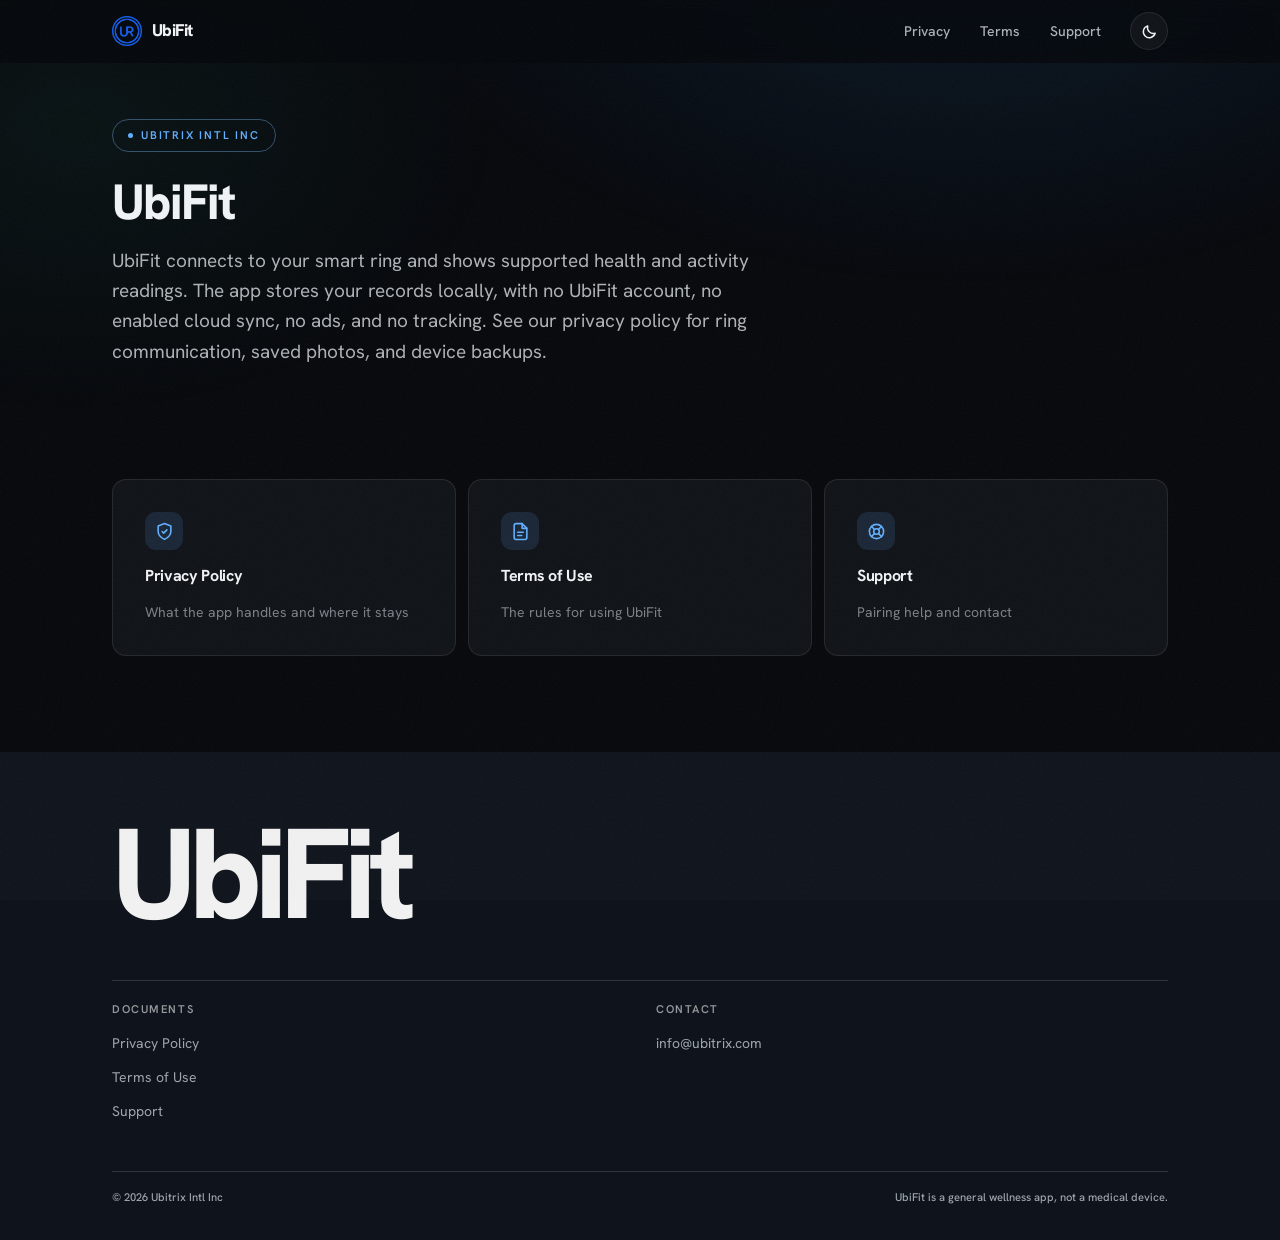
<file: index.html>
<!doctype html>
<html lang="en" data-theme="dark">
<head>
  <meta charset="utf-8">
  <meta name="viewport" content="width=device-width, initial-scale=1">
  <title>UbiFit</title>
  <meta name="description" content="UbiFit by Ubitrix Intl Inc: privacy policy, terms of use, and support.">
  <link rel="icon" type="image/png" href="assets/logo-icon.png">

  <script>
    (function () {
      document.documentElement.classList.add("js");
      try {
        var stored = localStorage.getItem("ubiring-theme-v2");
        var theme = stored === "light" || stored === "dark" ? stored : "dark";
        document.documentElement.setAttribute("data-theme", theme);
      } catch (e) {
        document.documentElement.setAttribute("data-theme", "dark");
      }
    })();
  </script>

  <link rel="preconnect" href="https://fonts.googleapis.com">
  <link rel="preconnect" href="https://fonts.gstatic.com" crossorigin>
  <link rel="stylesheet" href="https://fonts.googleapis.com/css2?family=Hanken+Grotesk:wght@400;500;600;700;800&display=swap">
  <link rel="stylesheet" href="assets/site.css">
  <script defer src="assets/site.js"></script>
</head>
<body>
  <a class="skip-link" href="#main">Skip to content</a>
  <div class="ambient" aria-hidden="true"></div>
  <div class="grain" aria-hidden="true"></div>
  <div class="scroll-progress" data-progress aria-hidden="true"></div>

  <header class="site-header" data-header>
    <div class="wrap site-header__row">
      <a class="brand" href="./">
        <img src="assets/logo-icon.png" alt="" width="30" height="30">
        <span>UbiFit</span>
      </a>
      <nav class="site-nav" aria-label="Documents">
        <a href="privacy/">Privacy</a>
        <a href="terms/">Terms</a>
        <a href="support/">Support</a>
      </nav>
      <button class="theme-toggle" type="button" data-theme-toggle aria-pressed="false" aria-label="Switch to light theme">
        <span class="theme-toggle__icon" aria-hidden="true">
          <svg class="theme-toggle__sun" viewBox="0 0 24 24" fill="none" stroke="currentColor" stroke-width="2" stroke-linecap="round"><circle cx="12" cy="12" r="4.5"/><path d="M12 2v2M12 20v2M2 12h2M20 12h2M4.9 4.9l1.4 1.4M17.7 17.7l1.4 1.4M19.1 4.9l-1.4 1.4M6.3 17.7l-1.4 1.4"/></svg>
          <svg class="theme-toggle__moon" viewBox="0 0 24 24" fill="none" stroke="currentColor" stroke-width="2" stroke-linecap="round" stroke-linejoin="round"><path d="M20 14.5A8.5 8.5 0 0 1 9.5 4a8.5 8.5 0 1 0 10.5 10.5z"/></svg>
        </span>
      </button>
    </div>
  </header>

  <main id="main">
    <div class="wrap home">

      <div class="doc-hero">
        <p class="doc-hero__badge settle" style="--i:0">Ubitrix Intl Inc</p>
        <h1 class="doc-hero__title settle" style="--i:1">UbiFit</h1>
        <p class="doc-hero__lede settle" style="--i:2">UbiFit connects to your smart ring and shows supported health and activity readings. The app stores your records locally, with no UbiFit account, no enabled cloud sync, no ads, and no tracking. See our privacy policy for ring communication, saved photos, and device backups.</p>
      </div>

      <ul class="doc-cards">
        <li>
          <a class="doc-card" href="privacy/">
            <span class="doc-card__ic" aria-hidden="true"><svg viewBox="0 0 24 24" fill="none" stroke="currentColor" stroke-width="2" stroke-linecap="round" stroke-linejoin="round"><path d="M12 22s8-4 8-10V5l-8-3-8 3v7c0 6 8 10 8 10z"/><path d="m9 12 2 2 4-4"/></svg></span>
            <span class="doc-card__t">Privacy Policy</span>
            <span class="doc-card__d">What the app handles and where it stays</span>
          </a>
        </li>
        <li>
          <a class="doc-card" href="terms/">
            <span class="doc-card__ic" aria-hidden="true"><svg viewBox="0 0 24 24" fill="none" stroke="currentColor" stroke-width="2" stroke-linecap="round" stroke-linejoin="round"><path d="M14 2H6.5A2.5 2.5 0 0 0 4 4.5v15A2.5 2.5 0 0 0 6.5 22h11a2.5 2.5 0 0 0 2.5-2.5V8z"/><path d="M14 2v6h6M8.5 13h7M8.5 17h5"/></svg></span>
            <span class="doc-card__t">Terms of Use</span>
            <span class="doc-card__d">The rules for using UbiFit</span>
          </a>
        </li>
        <li>
          <a class="doc-card" href="support/">
            <span class="doc-card__ic" aria-hidden="true"><svg viewBox="0 0 24 24" fill="none" stroke="currentColor" stroke-width="2" stroke-linecap="round" stroke-linejoin="round"><circle cx="12" cy="12" r="9"/><circle cx="12" cy="12" r="3.5"/><path d="m5.6 5.6 3.9 3.9M14.5 14.5l3.9 3.9M18.4 5.6l-3.9 3.9M9.5 14.5l-3.9 3.9"/></svg></span>
            <span class="doc-card__t">Support</span>
            <span class="doc-card__d">Pairing help and contact</span>
          </a>
        </li>
      </ul>

    </div>
  </main>

  <footer class="site-footer">
    <div class="wrap">
      <p class="site-footer__wordmark">UbiFit</p>
      <div class="site-footer__cols">
        <div class="site-footer__col">
          <h2>Documents</h2>
          <ul>
            <li><a href="privacy/">Privacy Policy</a></li>
            <li><a href="terms/">Terms of Use</a></li>
            <li><a href="support/">Support</a></li>
          </ul>
        </div>
        <div class="site-footer__col">
          <h2>Contact</h2>
          <ul>
            <li><a href="mailto:info@ubitrix.com">info@ubitrix.com</a></li>
          </ul>
        </div>
      </div>
      <div class="site-footer__bottom">
        <span>© 2026 Ubitrix Intl Inc</span>
        <span>UbiFit is a general wellness app, not a medical device.</span>
      </div>
    </div>
  </footer>

  <button class="to-top" type="button" data-to-top aria-label="Back to top">
    <svg viewBox="0 0 24 24" fill="none" stroke="currentColor" stroke-width="2" stroke-linecap="round" stroke-linejoin="round" aria-hidden="true"><path d="M12 19V5M5 12l7-7 7 7"/></svg>
  </button>
</body>
</html>
</file>
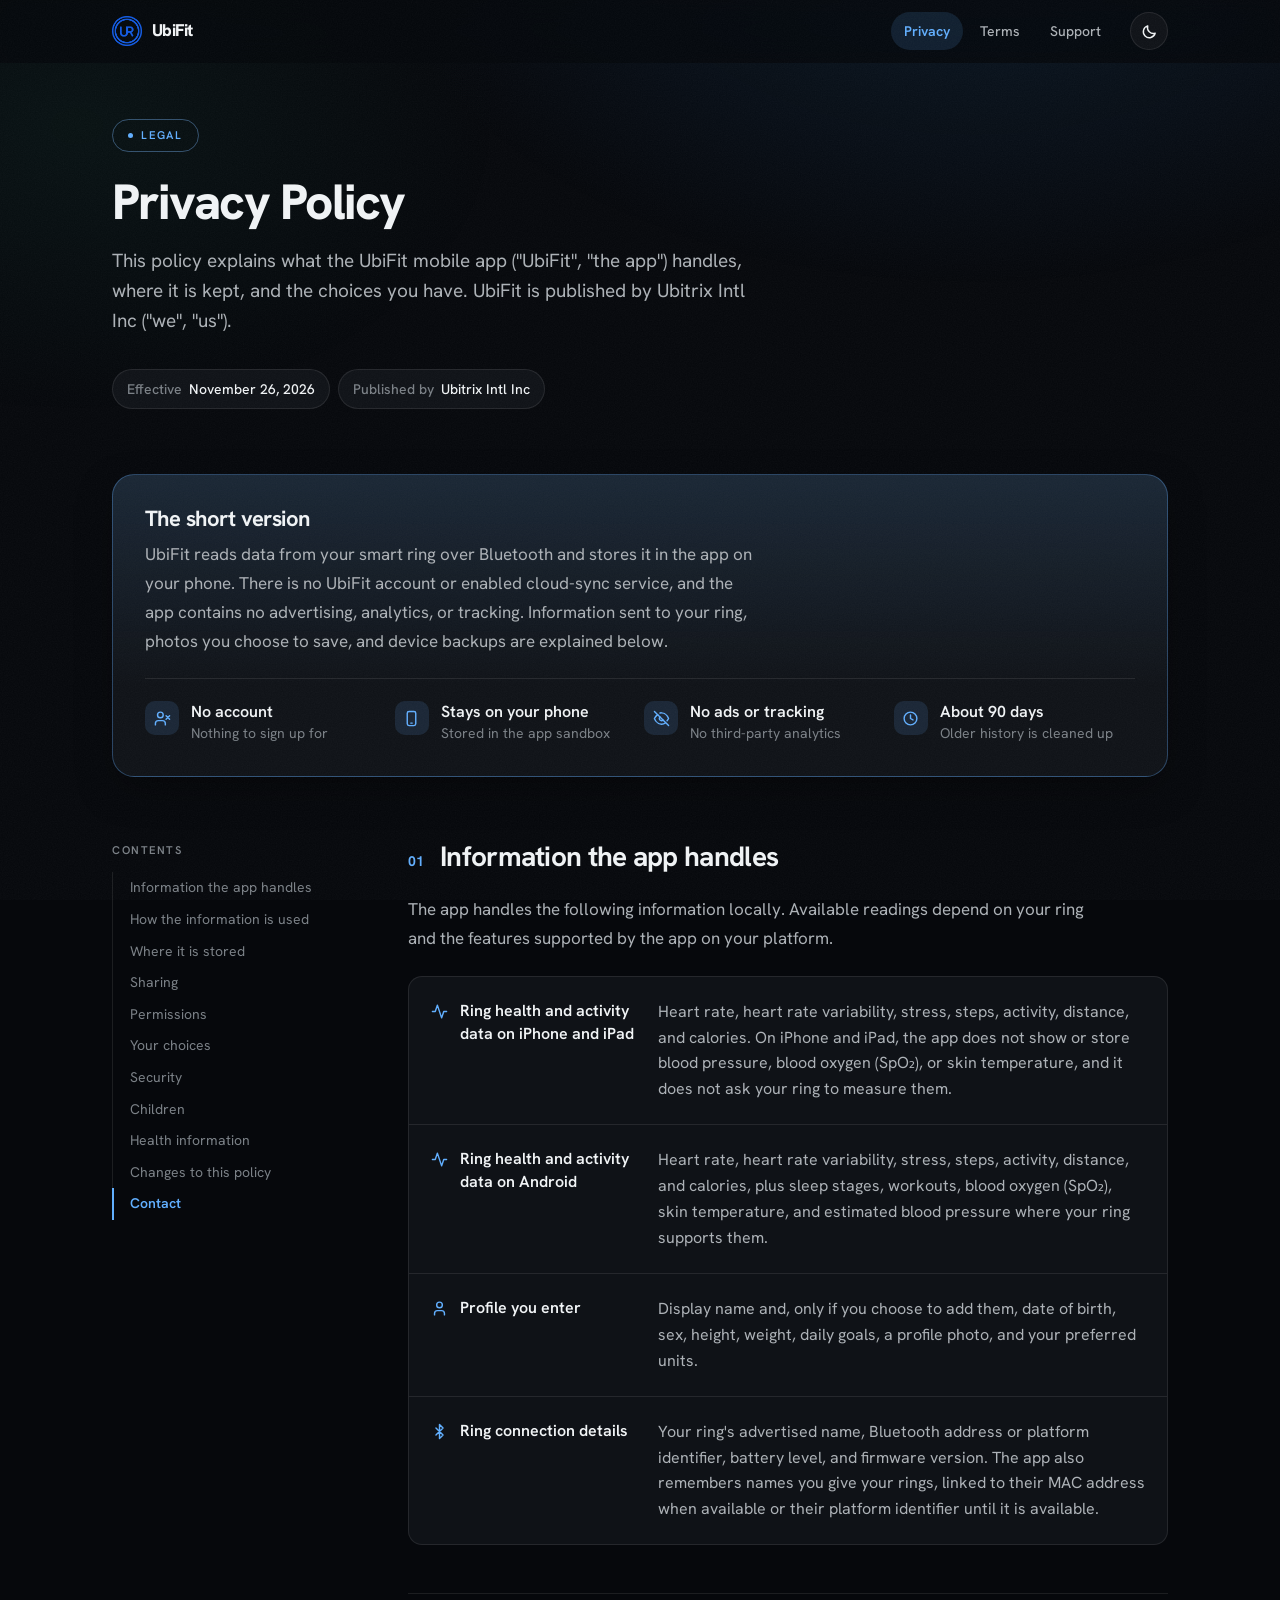
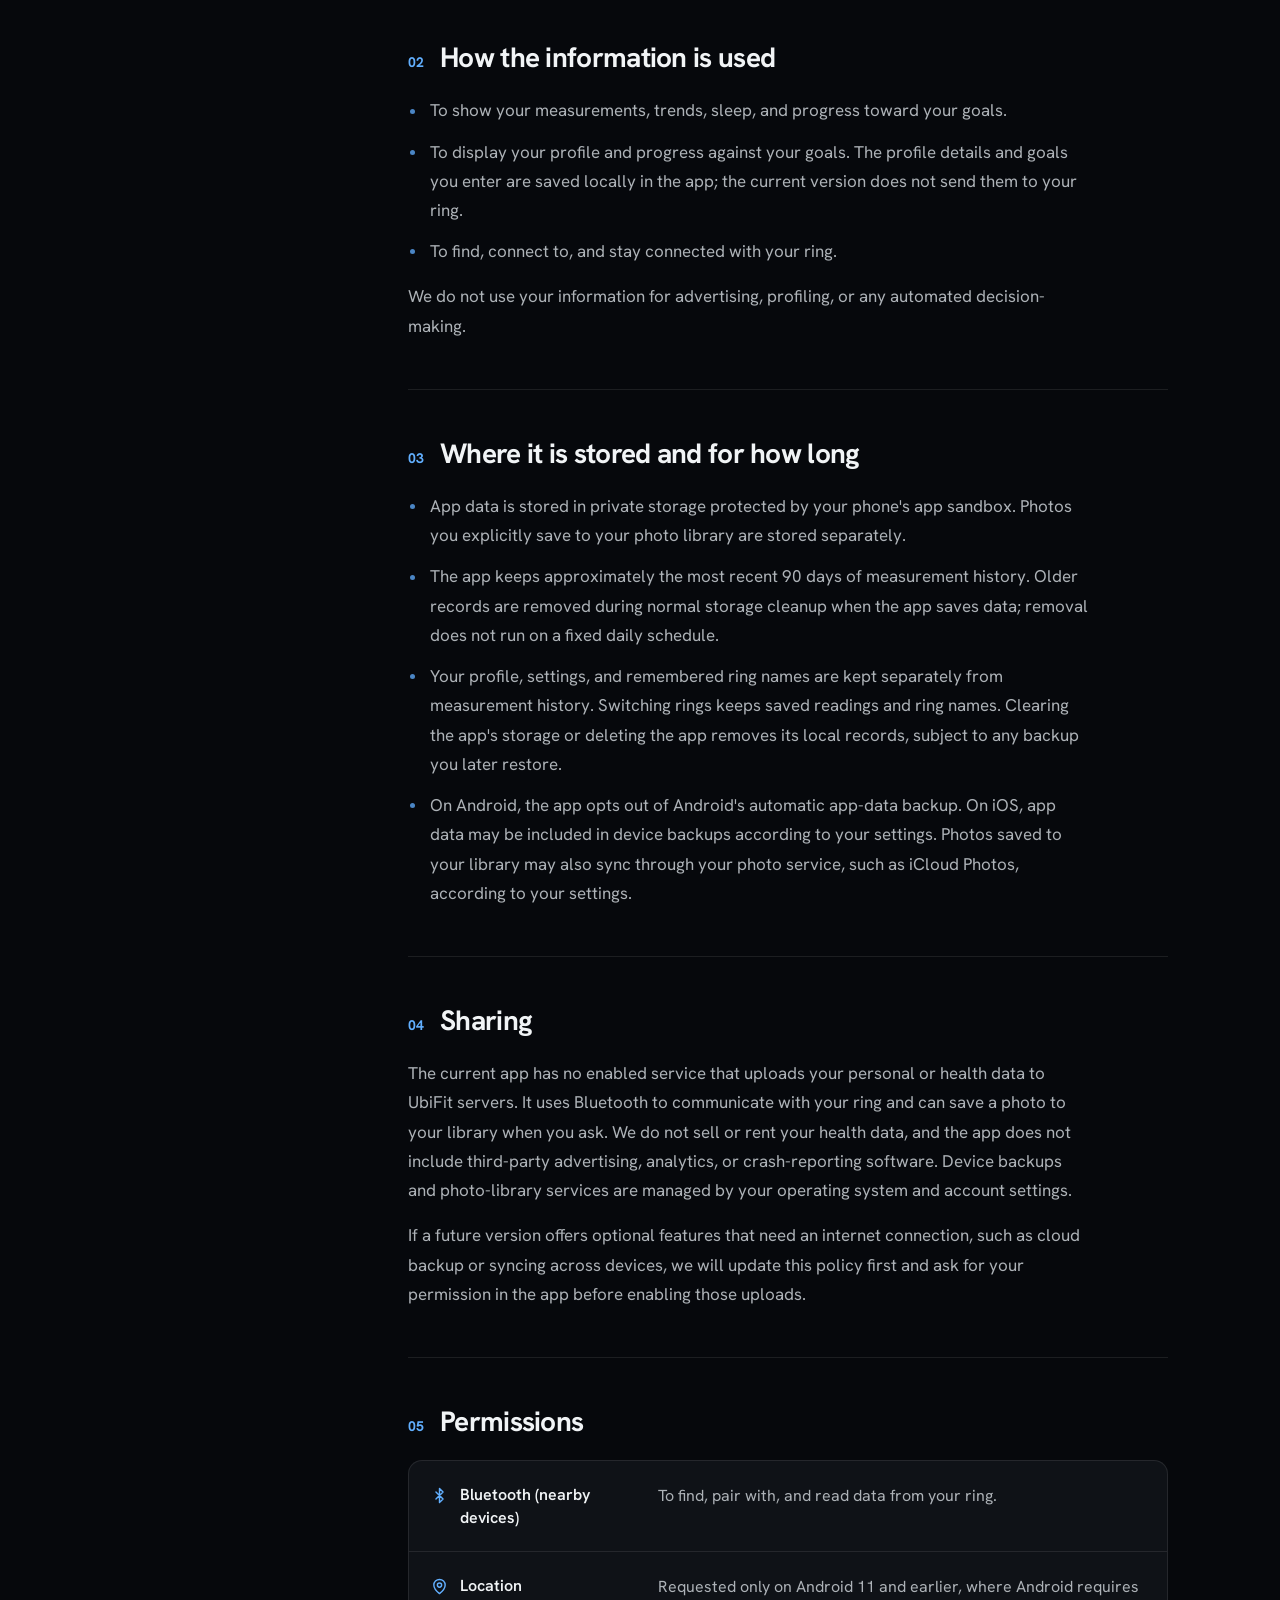
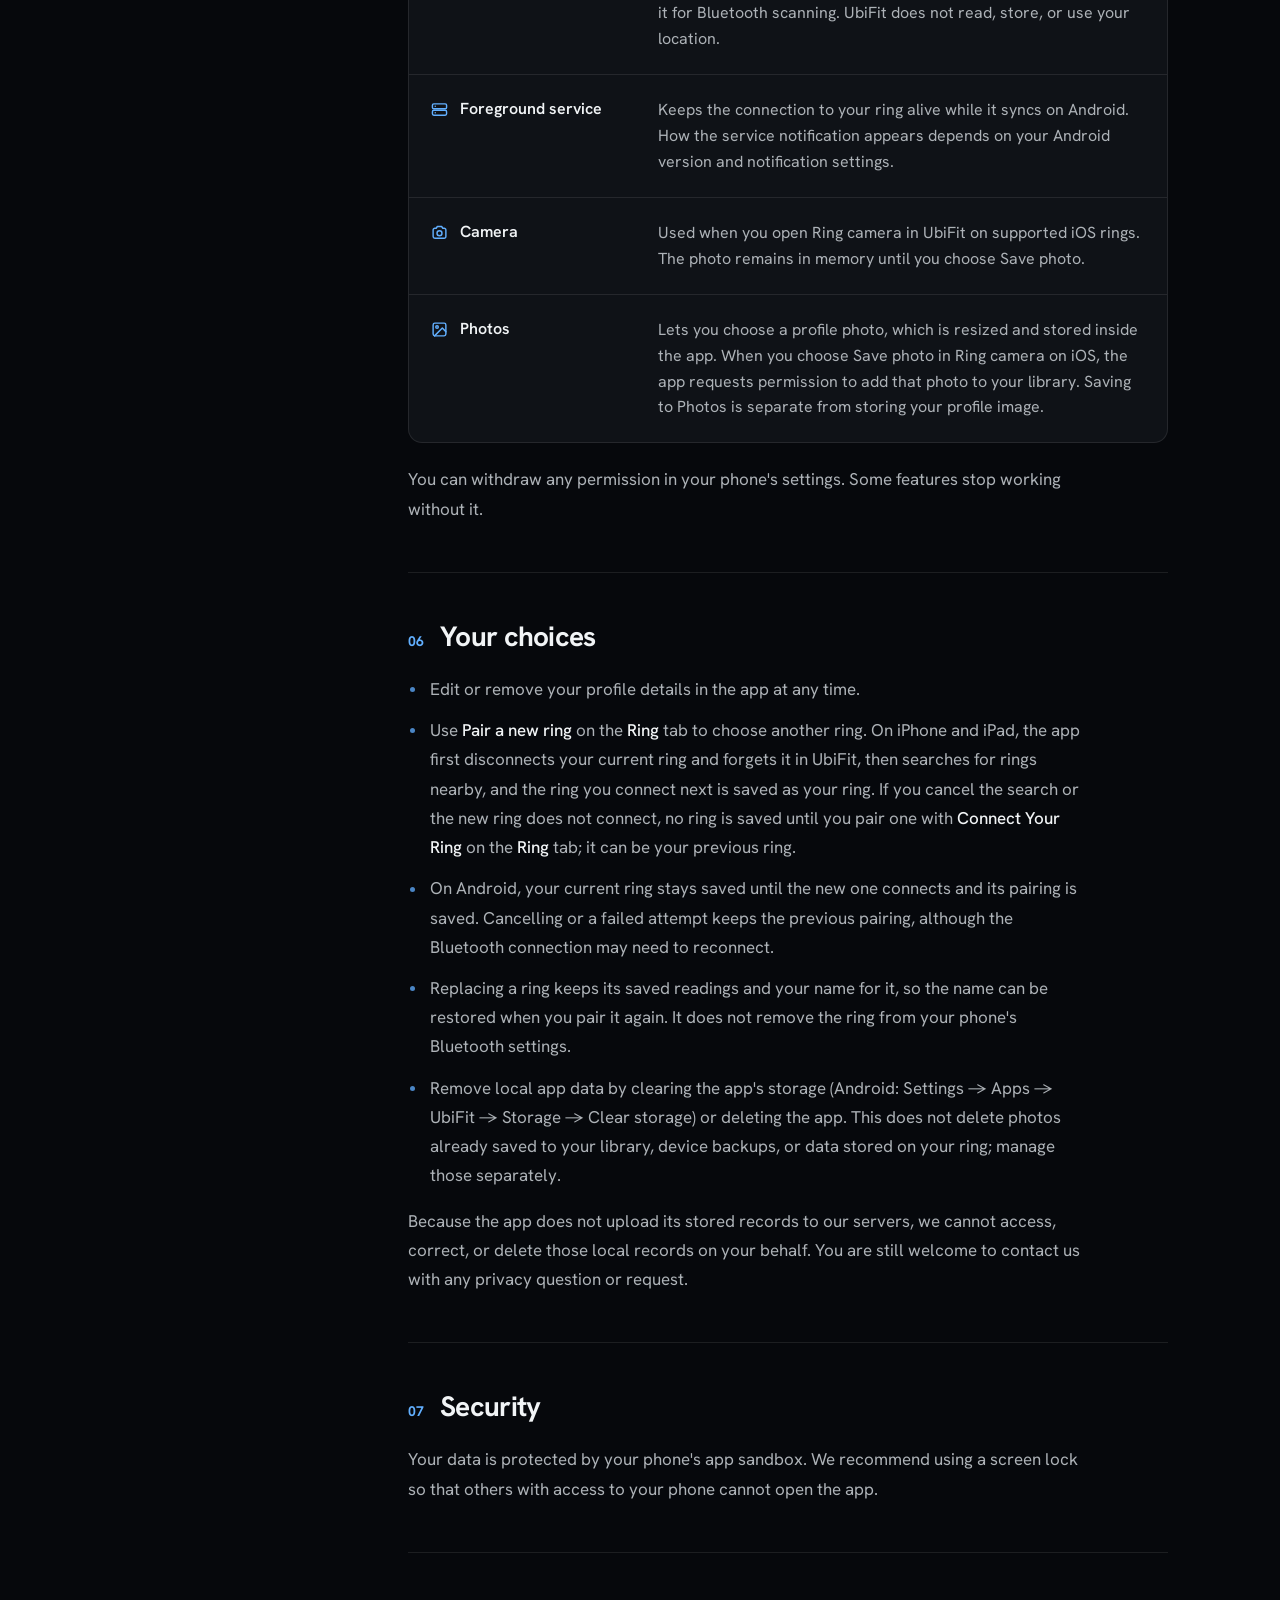
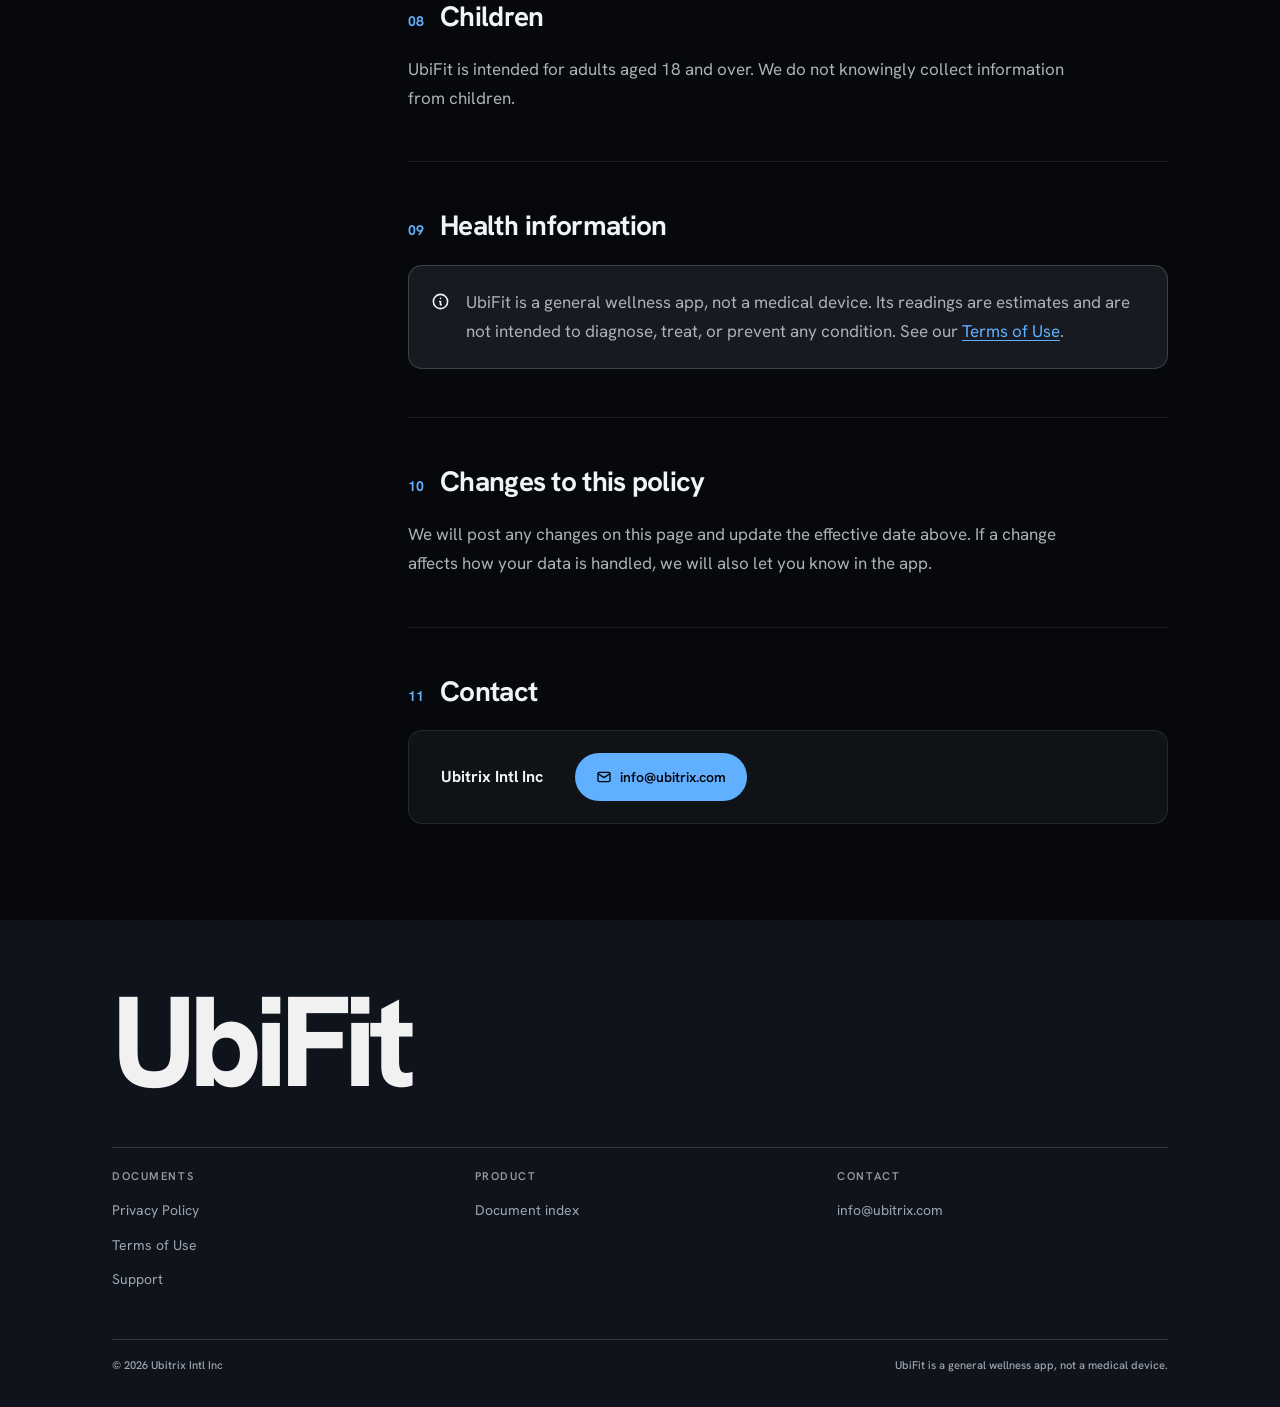
<file: privacy/index.html>
<!doctype html>
<!-- data-theme is set statically so the no-JS render gets the full dark
     treatment; the inline script below overwrites it with the visitor's
     stored choice before first paint. Same key as the ubifit.net landing
     page, so the choice carries once the two share an origin. -->
<html lang="en" data-theme="dark">
<head>
  <meta charset="utf-8">
  <meta name="viewport" content="width=device-width, initial-scale=1">
  <title>Privacy Policy · UbiFit</title>
  <meta name="description" content="How the UbiFit app handles your ring data, profile, photos, and local storage.">
  <link rel="icon" type="image/png" href="../assets/logo-icon.png">

  <script>
    (function () {
      document.documentElement.classList.add("js");
      try {
        var stored = localStorage.getItem("ubiring-theme-v2");
        var theme = stored === "light" || stored === "dark" ? stored : "dark";
        document.documentElement.setAttribute("data-theme", theme);
      } catch (e) {
        document.documentElement.setAttribute("data-theme", "dark");
      }
    })();
  </script>

  <link rel="preconnect" href="https://fonts.googleapis.com">
  <link rel="preconnect" href="https://fonts.gstatic.com" crossorigin>
  <link rel="stylesheet" href="https://fonts.googleapis.com/css2?family=Hanken+Grotesk:wght@400;500;600;700;800&display=swap">
  <link rel="stylesheet" href="../assets/site.css">
  <script defer src="../assets/site.js"></script>
</head>
<body>
  <a class="skip-link" href="#main">Skip to content</a>
  <div class="ambient" aria-hidden="true"></div>
  <div class="grain" aria-hidden="true"></div>
  <div class="scroll-progress" data-progress aria-hidden="true"></div>

  <header class="site-header" data-header>
    <div class="wrap site-header__row">
      <a class="brand" href="../">
        <img src="../assets/logo-icon.png" alt="" width="30" height="30">
        <span>UbiFit</span>
      </a>
      <nav class="site-nav" aria-label="Documents">
        <a href="../privacy/" aria-current="page">Privacy</a>
        <a href="../terms/">Terms</a>
        <a href="../support/">Support</a>
      </nav>
      <button class="theme-toggle" type="button" data-theme-toggle aria-pressed="false" aria-label="Switch to light theme">
        <span class="theme-toggle__icon" aria-hidden="true">
          <svg class="theme-toggle__sun" viewBox="0 0 24 24" fill="none" stroke="currentColor" stroke-width="2" stroke-linecap="round"><circle cx="12" cy="12" r="4.5"/><path d="M12 2v2M12 20v2M2 12h2M20 12h2M4.9 4.9l1.4 1.4M17.7 17.7l1.4 1.4M19.1 4.9l-1.4 1.4M6.3 17.7l-1.4 1.4"/></svg>
          <svg class="theme-toggle__moon" viewBox="0 0 24 24" fill="none" stroke="currentColor" stroke-width="2" stroke-linecap="round" stroke-linejoin="round"><path d="M20 14.5A8.5 8.5 0 0 1 9.5 4a8.5 8.5 0 1 0 10.5 10.5z"/></svg>
        </span>
      </button>
    </div>
  </header>

  <main id="main">
    <div class="wrap">

      <div class="doc-hero">
        <p class="doc-hero__badge settle" style="--i:0">Legal</p>
        <h1 class="doc-hero__title settle" style="--i:1">Privacy Policy</h1>
        <p class="doc-hero__lede settle" style="--i:2">This policy explains what the UbiFit mobile app ("UbiFit", "the app") handles, where it is kept, and the choices you have. UbiFit is published by Ubitrix Intl Inc ("we", "us").</p>
        <ul class="doc-meta settle" style="--i:3">
          <li><b>Effective</b> November 26, 2026</li>
          <li><b>Published by</b> Ubitrix Intl Inc</li>
        </ul>
      </div>

      <section class="glance" aria-labelledby="glance-title">
        <h2 class="glance__title" id="glance-title">The short version</h2>
        <p class="glance__lede">UbiFit reads data from your smart ring over Bluetooth and stores it in the app on your phone. There is no UbiFit account or enabled cloud-sync service, and the app contains no advertising, analytics, or tracking. Information sent to your ring, photos you choose to save, and device backups are explained below.</p>
        <ul class="glance__grid">
          <li class="glance__item">
            <span class="glance__ic" aria-hidden="true"><svg viewBox="0 0 24 24" fill="none" stroke="currentColor" stroke-width="2" stroke-linecap="round" stroke-linejoin="round"><path d="M16 21v-2a4 4 0 0 0-4-4H6a4 4 0 0 0-4 4v2"/><circle cx="9" cy="7" r="4"/><path d="m17 8 5 5M22 8l-5 5"/></svg></span>
            <span>
              <b class="glance__k">No account</b>
              <span class="glance__v">Nothing to sign up for</span>
            </span>
          </li>
          <li class="glance__item">
            <span class="glance__ic" aria-hidden="true"><svg viewBox="0 0 24 24" fill="none" stroke="currentColor" stroke-width="2" stroke-linecap="round" stroke-linejoin="round"><rect x="6" y="2" width="12" height="20" rx="2.5"/><path d="M11 18.5h2"/></svg></span>
            <span>
              <b class="glance__k">Stays on your phone</b>
              <span class="glance__v">Stored in the app sandbox</span>
            </span>
          </li>
          <li class="glance__item">
            <span class="glance__ic" aria-hidden="true"><svg viewBox="0 0 24 24" fill="none" stroke="currentColor" stroke-width="2" stroke-linecap="round" stroke-linejoin="round"><path d="M9.9 4.24A9.1 9.1 0 0 1 12 4c7 0 10 8 10 8a18.5 18.5 0 0 1-2.16 3.19M6.6 6.6A18.5 18.5 0 0 0 2 12s3 8 10 8a9 9 0 0 0 5.4-1.6"/><path d="M14.12 14.12a3 3 0 1 1-4.24-4.24"/><path d="m2 2 20 20"/></svg></span>
            <span>
              <b class="glance__k">No ads or tracking</b>
              <span class="glance__v">No third-party analytics</span>
            </span>
          </li>
          <li class="glance__item">
            <span class="glance__ic" aria-hidden="true"><svg viewBox="0 0 24 24" fill="none" stroke="currentColor" stroke-width="2" stroke-linecap="round" stroke-linejoin="round"><circle cx="12" cy="12" r="9"/><path d="M12 7v5l3.5 2"/></svg></span>
            <span>
              <b class="glance__k">About 90 days</b>
              <span class="glance__v">Older history is cleaned up</span>
            </span>
          </li>
        </ul>
      </section>

      <div class="doc">
        <nav class="toc toc--desktop" data-toc aria-labelledby="toc-title-d">
          <p class="toc__title" id="toc-title-d">Contents</p>
          <ul class="toc__list">
            <li><a href="#information">Information the app handles</a></li>
            <li><a href="#use">How the information is used</a></li>
            <li><a href="#storage">Where it is stored</a></li>
            <li><a href="#sharing">Sharing</a></li>
            <li><a href="#permissions">Permissions</a></li>
            <li><a href="#choices">Your choices</a></li>
            <li><a href="#security">Security</a></li>
            <li><a href="#children">Children</a></li>
            <li><a href="#health">Health information</a></li>
            <li><a href="#changes">Changes to this policy</a></li>
            <li><a href="#contact">Contact</a></li>
          </ul>
        </nav>

        <details class="toc toc--mobile" data-toc>
          <summary>Contents</summary>
          <ul class="toc__list">
            <li><a href="#information">Information the app handles</a></li>
            <li><a href="#use">How the information is used</a></li>
            <li><a href="#storage">Where it is stored</a></li>
            <li><a href="#sharing">Sharing</a></li>
            <li><a href="#permissions">Permissions</a></li>
            <li><a href="#choices">Your choices</a></li>
            <li><a href="#security">Security</a></li>
            <li><a href="#children">Children</a></li>
            <li><a href="#health">Health information</a></li>
            <li><a href="#changes">Changes to this policy</a></li>
            <li><a href="#contact">Contact</a></li>
          </ul>
        </details>

        <div class="doc__body">

          <section class="sec" id="information">
            <div class="sec__head">
              <span class="sec__num" aria-hidden="true">01</span>
              <h2 class="sec__title">Information the app handles<a class="sec__anchor" href="#information" aria-label="Link to this section"><svg viewBox="0 0 24 24" width="16" height="16" fill="none" stroke="currentColor" stroke-width="2" stroke-linecap="round" stroke-linejoin="round"><path d="M10 13a5 5 0 0 0 7.5.5l3-3a5 5 0 0 0-7-7l-1.7 1.7"/><path d="M14 11a5 5 0 0 0-7.5-.5l-3 3a5 5 0 0 0 7 7l1.7-1.7"/></svg></a></h2>
            </div>
            <p>The app handles the following information locally. Available readings depend on your ring and the features supported by the app on your platform.</p>
            <div class="defs">
              <div class="defs__row">
                <div class="defs__k">
                  <svg viewBox="0 0 24 24" fill="none" stroke="currentColor" stroke-width="2" stroke-linecap="round" stroke-linejoin="round" aria-hidden="true"><path d="M22 12h-4l-3 9L9 3l-3 9H2"/></svg>
                  Ring health and activity data on iPhone and iPad
                </div>
                <p class="defs__v">Heart rate, heart rate variability, stress, steps, activity, distance, and calories. On iPhone and iPad, the app does not show or store blood pressure, blood oxygen (SpO₂), or skin temperature, and it does not ask your ring to measure them.</p>
              </div>
              <div class="defs__row">
                <div class="defs__k">
                  <svg viewBox="0 0 24 24" fill="none" stroke="currentColor" stroke-width="2" stroke-linecap="round" stroke-linejoin="round" aria-hidden="true"><path d="M22 12h-4l-3 9L9 3l-3 9H2"/></svg>
                  Ring health and activity data on Android
                </div>
                <p class="defs__v">Heart rate, heart rate variability, stress, steps, activity, distance, and calories, plus sleep stages, workouts, blood oxygen (SpO₂), skin temperature, and estimated blood pressure where your ring supports them.</p>
              </div>
              <div class="defs__row">
                <div class="defs__k">
                  <svg viewBox="0 0 24 24" fill="none" stroke="currentColor" stroke-width="2" stroke-linecap="round" stroke-linejoin="round" aria-hidden="true"><path d="M19 21v-2a4 4 0 0 0-4-4H9a4 4 0 0 0-4 4v2"/><circle cx="12" cy="7" r="4"/></svg>
                  Profile you enter
                </div>
                <p class="defs__v">Display name and, only if you choose to add them, date of birth, sex, height, weight, daily goals, a profile photo, and your preferred units.</p>
              </div>
              <div class="defs__row">
                <div class="defs__k">
                  <svg viewBox="0 0 24 24" fill="none" stroke="currentColor" stroke-width="2" stroke-linecap="round" stroke-linejoin="round" aria-hidden="true"><path d="m7 7 10 10-5 5V2l5 5L7 17"/></svg>
                  Ring connection details
                </div>
                <p class="defs__v">Your ring's advertised name, Bluetooth address or platform identifier, battery level, and firmware version. The app also remembers names you give your rings, linked to their MAC address when available or their platform identifier until it is available.</p>
              </div>
            </div>
          </section>

          <section class="sec" id="use">
            <div class="sec__head">
              <span class="sec__num" aria-hidden="true">02</span>
              <h2 class="sec__title">How the information is used<a class="sec__anchor" href="#use" aria-label="Link to this section"><svg viewBox="0 0 24 24" width="16" height="16" fill="none" stroke="currentColor" stroke-width="2" stroke-linecap="round" stroke-linejoin="round"><path d="M10 13a5 5 0 0 0 7.5.5l3-3a5 5 0 0 0-7-7l-1.7 1.7"/><path d="M14 11a5 5 0 0 0-7.5-.5l-3 3a5 5 0 0 0 7 7l1.7-1.7"/></svg></a></h2>
            </div>
            <ul>
              <li>To show your measurements, trends, sleep, and progress toward your goals.</li>
              <li>To display your profile and progress against your goals. The profile details and goals you enter are saved locally in the app; the current version does not send them to your ring.</li>
              <li>To find, connect to, and stay connected with your ring.</li>
            </ul>
            <p>We do not use your information for advertising, profiling, or any automated decision-making.</p>
          </section>

          <section class="sec" id="storage">
            <div class="sec__head">
              <span class="sec__num" aria-hidden="true">03</span>
              <h2 class="sec__title">Where it is stored and for how long<a class="sec__anchor" href="#storage" aria-label="Link to this section"><svg viewBox="0 0 24 24" width="16" height="16" fill="none" stroke="currentColor" stroke-width="2" stroke-linecap="round" stroke-linejoin="round"><path d="M10 13a5 5 0 0 0 7.5.5l3-3a5 5 0 0 0-7-7l-1.7 1.7"/><path d="M14 11a5 5 0 0 0-7.5-.5l-3 3a5 5 0 0 0 7 7l1.7-1.7"/></svg></a></h2>
            </div>
            <ul>
              <li>App data is stored in private storage protected by your phone's app sandbox. Photos you explicitly save to your photo library are stored separately.</li>
              <li>The app keeps approximately the most recent 90 days of measurement history. Older records are removed during normal storage cleanup when the app saves data; removal does not run on a fixed daily schedule.</li>
              <li>Your profile, settings, and remembered ring names are kept separately from measurement history. Switching rings keeps saved readings and ring names. Clearing the app's storage or deleting the app removes its local records, subject to any backup you later restore.</li>
              <li>On Android, the app opts out of Android's automatic app-data backup. On iOS, app data may be included in device backups according to your settings. Photos saved to your library may also sync through your photo service, such as iCloud Photos, according to your settings.</li>
            </ul>
          </section>

          <section class="sec" id="sharing">
            <div class="sec__head">
              <span class="sec__num" aria-hidden="true">04</span>
              <h2 class="sec__title">Sharing<a class="sec__anchor" href="#sharing" aria-label="Link to this section"><svg viewBox="0 0 24 24" width="16" height="16" fill="none" stroke="currentColor" stroke-width="2" stroke-linecap="round" stroke-linejoin="round"><path d="M10 13a5 5 0 0 0 7.5.5l3-3a5 5 0 0 0-7-7l-1.7 1.7"/><path d="M14 11a5 5 0 0 0-7.5-.5l-3 3a5 5 0 0 0 7 7l1.7-1.7"/></svg></a></h2>
            </div>
            <p>The current app has no enabled service that uploads your personal or health data to UbiFit servers. It uses Bluetooth to communicate with your ring and can save a photo to your library when you ask. We do not sell or rent your health data, and the app does not include third-party advertising, analytics, or crash-reporting software. Device backups and photo-library services are managed by your operating system and account settings.</p>
            <p>If a future version offers optional features that need an internet connection, such as cloud backup or syncing across devices, we will update this policy first and ask for your permission in the app before enabling those uploads.</p>
          </section>

          <section class="sec" id="permissions">
            <div class="sec__head">
              <span class="sec__num" aria-hidden="true">05</span>
              <h2 class="sec__title">Permissions<a class="sec__anchor" href="#permissions" aria-label="Link to this section"><svg viewBox="0 0 24 24" width="16" height="16" fill="none" stroke="currentColor" stroke-width="2" stroke-linecap="round" stroke-linejoin="round"><path d="M10 13a5 5 0 0 0 7.5.5l3-3a5 5 0 0 0-7-7l-1.7 1.7"/><path d="M14 11a5 5 0 0 0-7.5-.5l-3 3a5 5 0 0 0 7 7l1.7-1.7"/></svg></a></h2>
            </div>
            <div class="defs">
              <div class="defs__row">
                <div class="defs__k">
                  <svg viewBox="0 0 24 24" fill="none" stroke="currentColor" stroke-width="2" stroke-linecap="round" stroke-linejoin="round" aria-hidden="true"><path d="m7 7 10 10-5 5V2l5 5L7 17"/></svg>
                  Bluetooth (nearby devices)
                </div>
                <p class="defs__v">To find, pair with, and read data from your ring.</p>
              </div>
              <div class="defs__row">
                <div class="defs__k">
                  <svg viewBox="0 0 24 24" fill="none" stroke="currentColor" stroke-width="2" stroke-linecap="round" stroke-linejoin="round" aria-hidden="true"><path d="M20 10c0 6-8 12-8 12s-8-6-8-12a8 8 0 0 1 16 0z"/><circle cx="12" cy="10" r="3"/></svg>
                  Location
                </div>
                <p class="defs__v">Requested only on Android 11 and earlier, where Android requires it for Bluetooth scanning. UbiFit does not read, store, or use your location.</p>
              </div>
              <div class="defs__row">
                <div class="defs__k">
                  <svg viewBox="0 0 24 24" fill="none" stroke="currentColor" stroke-width="2" stroke-linecap="round" stroke-linejoin="round" aria-hidden="true"><rect x="2" y="4" width="20" height="7" rx="2"/><rect x="2" y="13" width="20" height="7" rx="2"/><path d="M6 7.5h.01M6 16.5h.01"/></svg>
                  Foreground service
                </div>
                <p class="defs__v">Keeps the connection to your ring alive while it syncs on Android. How the service notification appears depends on your Android version and notification settings.</p>
              </div>
              <div class="defs__row">
                <div class="defs__k">
                  <svg viewBox="0 0 24 24" fill="none" stroke="currentColor" stroke-width="2" stroke-linecap="round" stroke-linejoin="round" aria-hidden="true"><path d="M3 8.5A2.5 2.5 0 0 1 5.5 6h1.8L9 3.5h6L16.7 6h1.8A2.5 2.5 0 0 1 21 8.5v9A2.5 2.5 0 0 1 18.5 20h-13A2.5 2.5 0 0 1 3 17.5z"/><circle cx="12" cy="13" r="3.5"/></svg>
                  Camera
                </div>
                <p class="defs__v">Used when you open Ring camera in UbiFit on supported iOS rings. The photo remains in memory until you choose Save photo.</p>
              </div>
              <div class="defs__row">
                <div class="defs__k">
                  <svg viewBox="0 0 24 24" fill="none" stroke="currentColor" stroke-width="2" stroke-linecap="round" stroke-linejoin="round" aria-hidden="true"><rect x="3" y="3" width="18" height="18" rx="2.5"/><circle cx="8.5" cy="8.5" r="1.8"/><path d="m21 15-5-5L5 21"/></svg>
                  Photos
                </div>
                <p class="defs__v">Lets you choose a profile photo, which is resized and stored inside the app. When you choose Save photo in Ring camera on iOS, the app requests permission to add that photo to your library. Saving to Photos is separate from storing your profile image.</p>
              </div>
            </div>
            <p>You can withdraw any permission in your phone's settings. Some features stop working without it.</p>
          </section>

          <section class="sec" id="choices">
            <div class="sec__head">
              <span class="sec__num" aria-hidden="true">06</span>
              <h2 class="sec__title">Your choices<a class="sec__anchor" href="#choices" aria-label="Link to this section"><svg viewBox="0 0 24 24" width="16" height="16" fill="none" stroke="currentColor" stroke-width="2" stroke-linecap="round" stroke-linejoin="round"><path d="M10 13a5 5 0 0 0 7.5.5l3-3a5 5 0 0 0-7-7l-1.7 1.7"/><path d="M14 11a5 5 0 0 0-7.5-.5l-3 3a5 5 0 0 0 7 7l1.7-1.7"/></svg></a></h2>
            </div>
            <ul>
              <li>Edit or remove your profile details in the app at any time.</li>
              <li>Use <em>Pair a new ring</em> on the <em>Ring</em> tab to choose another ring. On iPhone and iPad, the app first disconnects your current ring and forgets it in UbiFit, then searches for rings nearby, and the ring you connect next is saved as your ring. If you cancel the search or the new ring does not connect, no ring is saved until you pair one with <em>Connect Your Ring</em> on the <em>Ring</em> tab; it can be your previous ring.</li>
              <li>On Android, your current ring stays saved until the new one connects and its pairing is saved. Cancelling or a failed attempt keeps the previous pairing, although the Bluetooth connection may need to reconnect.</li>
              <li>Replacing a ring keeps its saved readings and your name for it, so the name can be restored when you pair it again. It does not remove the ring from your phone's Bluetooth settings.</li>
              <li>Remove local app data by clearing the app's storage (Android: Settings → Apps → UbiFit → Storage → Clear storage) or deleting the app. This does not delete photos already saved to your library, device backups, or data stored on your ring; manage those separately.</li>
            </ul>
            <p>Because the app does not upload its stored records to our servers, we cannot access, correct, or delete those local records on your behalf. You are still welcome to contact us with any privacy question or request.</p>
          </section>

          <section class="sec" id="security">
            <div class="sec__head">
              <span class="sec__num" aria-hidden="true">07</span>
              <h2 class="sec__title">Security<a class="sec__anchor" href="#security" aria-label="Link to this section"><svg viewBox="0 0 24 24" width="16" height="16" fill="none" stroke="currentColor" stroke-width="2" stroke-linecap="round" stroke-linejoin="round"><path d="M10 13a5 5 0 0 0 7.5.5l3-3a5 5 0 0 0-7-7l-1.7 1.7"/><path d="M14 11a5 5 0 0 0-7.5-.5l-3 3a5 5 0 0 0 7 7l1.7-1.7"/></svg></a></h2>
            </div>
            <p>Your data is protected by your phone's app sandbox. We recommend using a screen lock so that others with access to your phone cannot open the app.</p>
          </section>

          <section class="sec" id="children">
            <div class="sec__head">
              <span class="sec__num" aria-hidden="true">08</span>
              <h2 class="sec__title">Children<a class="sec__anchor" href="#children" aria-label="Link to this section"><svg viewBox="0 0 24 24" width="16" height="16" fill="none" stroke="currentColor" stroke-width="2" stroke-linecap="round" stroke-linejoin="round"><path d="M10 13a5 5 0 0 0 7.5.5l3-3a5 5 0 0 0-7-7l-1.7 1.7"/><path d="M14 11a5 5 0 0 0-7.5-.5l-3 3a5 5 0 0 0 7 7l1.7-1.7"/></svg></a></h2>
            </div>
            <p>UbiFit is intended for adults aged 18 and over. We do not knowingly collect information from children.</p>
          </section>

          <section class="sec" id="health">
            <div class="sec__head">
              <span class="sec__num" aria-hidden="true">09</span>
              <h2 class="sec__title">Health information<a class="sec__anchor" href="#health" aria-label="Link to this section"><svg viewBox="0 0 24 24" width="16" height="16" fill="none" stroke="currentColor" stroke-width="2" stroke-linecap="round" stroke-linejoin="round"><path d="M10 13a5 5 0 0 0 7.5.5l3-3a5 5 0 0 0-7-7l-1.7 1.7"/><path d="M14 11a5 5 0 0 0-7.5-.5l-3 3a5 5 0 0 0 7 7l1.7-1.7"/></svg></a></h2>
            </div>
            <div class="callout">
              <svg viewBox="0 0 24 24" fill="none" stroke="currentColor" stroke-width="2" stroke-linecap="round" stroke-linejoin="round" aria-hidden="true"><circle cx="12" cy="12" r="9"/><path d="M12 8h.01M11 12h1v4h1"/></svg>
              <p>UbiFit is a general wellness app, not a medical device. Its readings are estimates and are not intended to diagnose, treat, or prevent any condition. See our <a href="../terms/">Terms of Use</a>.</p>
            </div>
          </section>

          <section class="sec" id="changes">
            <div class="sec__head">
              <span class="sec__num" aria-hidden="true">10</span>
              <h2 class="sec__title">Changes to this policy<a class="sec__anchor" href="#changes" aria-label="Link to this section"><svg viewBox="0 0 24 24" width="16" height="16" fill="none" stroke="currentColor" stroke-width="2" stroke-linecap="round" stroke-linejoin="round"><path d="M10 13a5 5 0 0 0 7.5.5l3-3a5 5 0 0 0-7-7l-1.7 1.7"/><path d="M14 11a5 5 0 0 0-7.5-.5l-3 3a5 5 0 0 0 7 7l1.7-1.7"/></svg></a></h2>
            </div>
            <p>We will post any changes on this page and update the effective date above. If a change affects how your data is handled, we will also let you know in the app.</p>
          </section>

          <section class="sec" id="contact">
            <div class="sec__head">
              <span class="sec__num" aria-hidden="true">11</span>
              <h2 class="sec__title">Contact<a class="sec__anchor" href="#contact" aria-label="Link to this section"><svg viewBox="0 0 24 24" width="16" height="16" fill="none" stroke="currentColor" stroke-width="2" stroke-linecap="round" stroke-linejoin="round"><path d="M10 13a5 5 0 0 0 7.5.5l3-3a5 5 0 0 0-7-7l-1.7 1.7"/><path d="M14 11a5 5 0 0 0-7.5-.5l-3 3a5 5 0 0 0 7 7l1.7-1.7"/></svg></a></h2>
            </div>
            <div class="contact">
              <span class="contact__who">Ubitrix Intl Inc</span>
              <a class="btn" href="mailto:info@ubitrix.com">
                <svg viewBox="0 0 24 24" fill="none" stroke="currentColor" stroke-width="2" stroke-linecap="round" stroke-linejoin="round" aria-hidden="true"><rect x="3" y="5" width="18" height="14" rx="2"/><path d="m3 7 9 6 9-6"/></svg>
                info@ubitrix.com
              </a>
            </div>
          </section>

        </div>
      </div>
    </div>
  </main>

  <footer class="site-footer">
    <div class="wrap">
      <p class="site-footer__wordmark">UbiFit</p>
      <div class="site-footer__cols">
        <div class="site-footer__col">
          <h2>Documents</h2>
          <ul>
            <li><a href="../privacy/">Privacy Policy</a></li>
            <li><a href="../terms/">Terms of Use</a></li>
            <li><a href="../support/">Support</a></li>
          </ul>
        </div>
        <div class="site-footer__col">
          <h2>Product</h2>
          <ul>
            <li><a href="../">Document index</a></li>
          </ul>
        </div>
        <div class="site-footer__col">
          <h2>Contact</h2>
          <ul>
            <li><a href="mailto:info@ubitrix.com">info@ubitrix.com</a></li>
          </ul>
        </div>
      </div>
      <div class="site-footer__bottom">
        <span>© 2026 Ubitrix Intl Inc</span>
        <span>UbiFit is a general wellness app, not a medical device.</span>
      </div>
    </div>
  </footer>

  <button class="to-top" type="button" data-to-top aria-label="Back to top">
    <svg viewBox="0 0 24 24" fill="none" stroke="currentColor" stroke-width="2" stroke-linecap="round" stroke-linejoin="round" aria-hidden="true"><path d="M12 19V5M5 12l7-7 7 7"/></svg>
  </button>
</body>
</html>
</file>
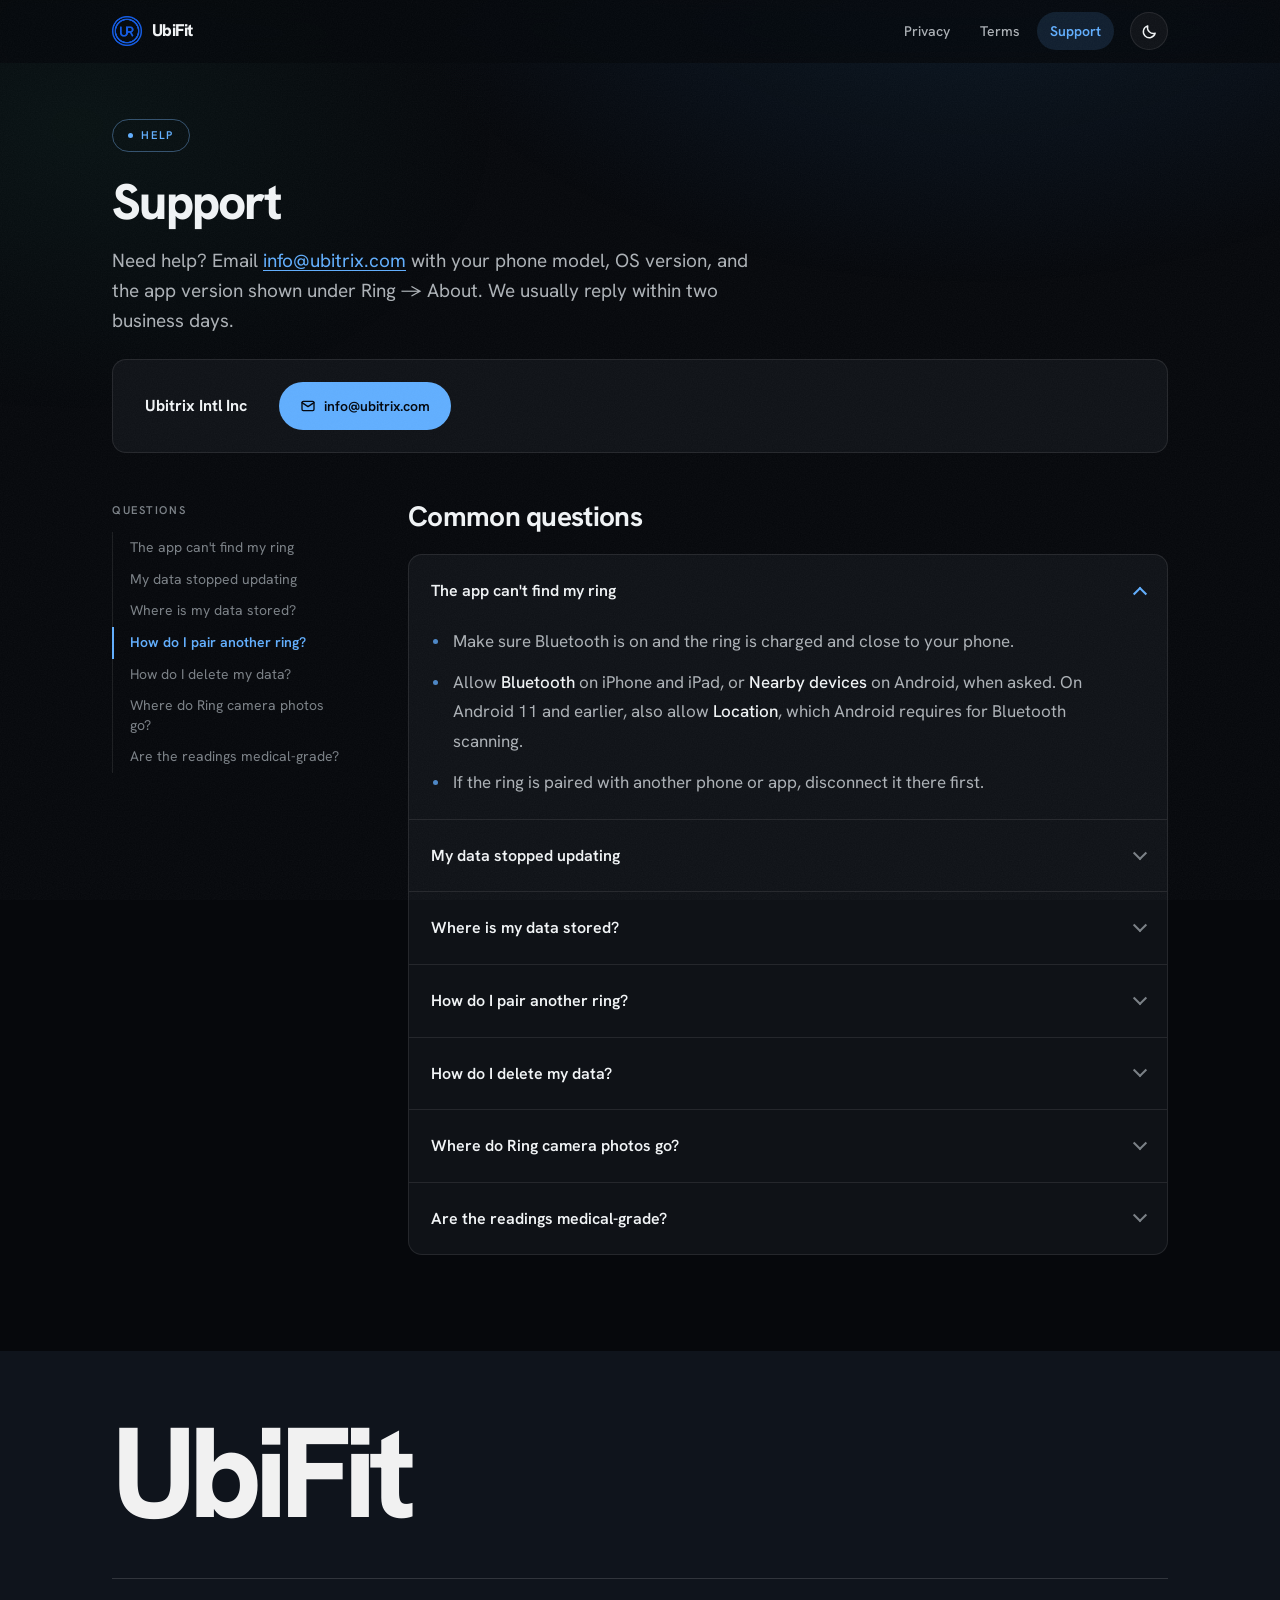
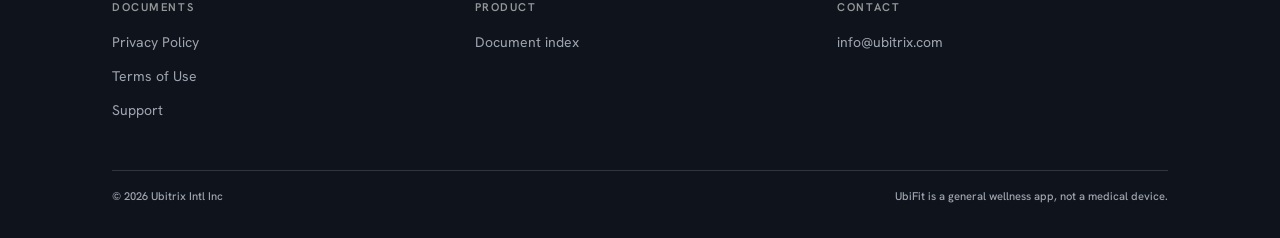
<file: support/index.html>
<!doctype html>
<html lang="en" data-theme="dark">
<head>
  <meta charset="utf-8">
  <meta name="viewport" content="width=device-width, initial-scale=1">
  <title>Support · UbiFit</title>
  <meta name="description" content="Pairing help, data questions, and contact for the UbiFit app by Ubitrix Intl Inc.">
  <link rel="icon" type="image/png" href="../assets/logo-icon.png">

  <script>
    (function () {
      document.documentElement.classList.add("js");
      try {
        var stored = localStorage.getItem("ubiring-theme-v2");
        var theme = stored === "light" || stored === "dark" ? stored : "dark";
        document.documentElement.setAttribute("data-theme", theme);
      } catch (e) {
        document.documentElement.setAttribute("data-theme", "dark");
      }
    })();
  </script>

  <link rel="preconnect" href="https://fonts.googleapis.com">
  <link rel="preconnect" href="https://fonts.gstatic.com" crossorigin>
  <link rel="stylesheet" href="https://fonts.googleapis.com/css2?family=Hanken+Grotesk:wght@400;500;600;700;800&display=swap">
  <link rel="stylesheet" href="../assets/site.css">
  <script defer src="../assets/site.js"></script>
</head>
<body>
  <a class="skip-link" href="#main">Skip to content</a>
  <div class="ambient" aria-hidden="true"></div>
  <div class="grain" aria-hidden="true"></div>
  <div class="scroll-progress" data-progress aria-hidden="true"></div>

  <header class="site-header" data-header>
    <div class="wrap site-header__row">
      <a class="brand" href="../">
        <img src="../assets/logo-icon.png" alt="" width="30" height="30">
        <span>UbiFit</span>
      </a>
      <nav class="site-nav" aria-label="Documents">
        <a href="../privacy/">Privacy</a>
        <a href="../terms/">Terms</a>
        <a href="../support/" aria-current="page">Support</a>
      </nav>
      <button class="theme-toggle" type="button" data-theme-toggle aria-pressed="false" aria-label="Switch to light theme">
        <span class="theme-toggle__icon" aria-hidden="true">
          <svg class="theme-toggle__sun" viewBox="0 0 24 24" fill="none" stroke="currentColor" stroke-width="2" stroke-linecap="round"><circle cx="12" cy="12" r="4.5"/><path d="M12 2v2M12 20v2M2 12h2M20 12h2M4.9 4.9l1.4 1.4M17.7 17.7l1.4 1.4M19.1 4.9l-1.4 1.4M6.3 17.7l-1.4 1.4"/></svg>
          <svg class="theme-toggle__moon" viewBox="0 0 24 24" fill="none" stroke="currentColor" stroke-width="2" stroke-linecap="round" stroke-linejoin="round"><path d="M20 14.5A8.5 8.5 0 0 1 9.5 4a8.5 8.5 0 1 0 10.5 10.5z"/></svg>
        </span>
      </button>
    </div>
  </header>

  <main id="main">
    <div class="wrap">

      <div class="doc-hero">
        <p class="doc-hero__badge settle" style="--i:0">Help</p>
        <h1 class="doc-hero__title settle" style="--i:1">Support</h1>
        <p class="doc-hero__lede settle" style="--i:2">Need help? Email <a href="mailto:info@ubitrix.com">info@ubitrix.com</a> with your phone model, OS version, and the app version shown under Ring → About. We usually reply within two business days.</p>
        <div class="contact settle" style="--i:3">
          <span class="contact__who">Ubitrix Intl Inc</span>
          <a class="btn" href="mailto:info@ubitrix.com">
            <svg viewBox="0 0 24 24" fill="none" stroke="currentColor" stroke-width="2" stroke-linecap="round" stroke-linejoin="round" aria-hidden="true"><rect x="3" y="5" width="18" height="14" rx="2"/><path d="m3 7 9 6 9-6"/></svg>
            info@ubitrix.com
          </a>
        </div>
      </div>

      <div class="doc">
        <nav class="toc toc--desktop" data-toc aria-labelledby="toc-title-d">
          <p class="toc__title" id="toc-title-d">Questions</p>
          <ul class="toc__list">
            <li><a href="#find-ring">The app can't find my ring</a></li>
            <li><a href="#not-updating">My data stopped updating</a></li>
            <li><a href="#where-stored">Where is my data stored?</a></li>
            <li><a href="#pair-another">How do I pair another ring?</a></li>
            <li><a href="#delete-data">How do I delete my data?</a></li>
            <li><a href="#camera-photos">Where do Ring camera photos go?</a></li>
            <li><a href="#medical-grade">Are the readings medical-grade?</a></li>
          </ul>
        </nav>

        <details class="toc toc--mobile" data-toc>
          <summary>Questions</summary>
          <ul class="toc__list">
            <li><a href="#find-ring">The app can't find my ring</a></li>
            <li><a href="#not-updating">My data stopped updating</a></li>
            <li><a href="#where-stored">Where is my data stored?</a></li>
            <li><a href="#pair-another">How do I pair another ring?</a></li>
            <li><a href="#delete-data">How do I delete my data?</a></li>
            <li><a href="#camera-photos">Where do Ring camera photos go?</a></li>
            <li><a href="#medical-grade">Are the readings medical-grade?</a></li>
          </ul>
        </details>

        <div class="doc__body">
          <section class="sec" id="questions">
            <div class="sec__head">
              <h2 class="sec__title">Common questions<a class="sec__anchor" href="#questions" aria-label="Link to this section"><svg viewBox="0 0 24 24" width="16" height="16" fill="none" stroke="currentColor" stroke-width="2" stroke-linecap="round" stroke-linejoin="round"><path d="M10 13a5 5 0 0 0 7.5.5l3-3a5 5 0 0 0-7-7l-1.7 1.7"/><path d="M14 11a5 5 0 0 0-7.5-.5l-3 3a5 5 0 0 0 7 7l1.7-1.7"/></svg></a></h2>
            </div>

            <div class="faq">
              <details class="faq__item" id="find-ring" open>
                <summary class="faq__q">The app can't find my ring</summary>
                <div class="faq__a">
                  <ul>
                    <li>Make sure Bluetooth is on and the ring is charged and close to your phone.</li>
                    <li>Allow <em>Bluetooth</em> on iPhone and iPad, or <em>Nearby devices</em> on Android, when asked. On Android 11 and earlier, also allow <em>Location</em>, which Android requires for Bluetooth scanning.</li>
                    <li>If the ring is paired with another phone or app, disconnect it there first.</li>
                  </ul>
                </div>
              </details>

              <details class="faq__item" id="not-updating">
                <summary class="faq__q">My data stopped updating</summary>
                <div class="faq__a">
                  <p>Open the app to let it reconnect. Some phones stop background apps to save battery. On Android, if syncing keeps pausing, turn off battery optimisation for UbiFit in your phone's settings.</p>
                </div>
              </details>

              <details class="faq__item" id="where-stored">
                <summary class="faq__q">Where is my data stored?</summary>
                <div class="faq__a">
                  <p>The app stores readings, your profile, and ring names locally and has no UbiFit account or enabled cloud-sync service. Device backups and photos saved to your library may be managed or synced by your operating system and account settings. See the <a href="../privacy/">Privacy Policy</a> for details.</p>
                </div>
              </details>

              <details class="faq__item" id="pair-another">
                <summary class="faq__q">How do I pair another ring?</summary>
                <div class="faq__a">
                  <p>Open the <em>Ring</em> tab and choose <em>Pair a new ring</em>.</p>
                  <ul>
                    <li>On iPhone and iPad, the app first disconnects your current ring and forgets it. If it cannot, that ring stays saved and the search does not open, so you can try again. Otherwise the app shows the rings nearby: choose your new ring, and once it connects, the app saves it as your ring. If you go back without connecting a ring, or the new ring does not connect, your previous ring is not restored; choose <em>Connect Your Ring</em> on the <em>Ring</em> tab to pair a ring, including your previous one.</li>
                    <li>On Android, your current ring stays saved until the new ring connects and its pairing is saved. If you cancel or pairing fails, the previous pairing is kept, although the Bluetooth connection may need to reconnect.</li>
                  </ul>
                  <p>Saved readings and ring names are kept when you switch. Names are matched by the ring's MAC address when available, with its platform identifier as a fallback.</p>
                </div>
              </details>

              <details class="faq__item" id="delete-data">
                <summary class="faq__q">How do I delete my data?</summary>
                <div class="faq__a">
                  <p>Clear the app's storage (Android: Settings → Apps → UbiFit → Storage → Clear storage) or delete the app to remove local app data. Replacing a ring does not delete that data or remove its OS Bluetooth pairing. Photos already saved to your library, device backups, and data on the ring must be managed separately.</p>
                </div>
              </details>

              <details class="faq__item" id="camera-photos">
                <summary class="faq__q">Where do Ring camera photos go?</summary>
                <div class="faq__a">
                  <p>On supported iOS rings, Ring camera takes photos inside UbiFit. A photo stays in memory until you choose <em>Save photo</em> and allow the app to add it to your photo library. Saved photos may sync through your photo service according to your settings. This feature does not control the stock Camera app while UbiFit is in the background.</p>
                </div>
              </details>

              <details class="faq__item" id="medical-grade">
                <summary class="faq__q">Are the readings medical-grade?</summary>
                <div class="faq__a">
                  <p>No. UbiFit is a wellness app and its readings are estimates. Please see a health professional about any health concern.</p>
                </div>
              </details>
            </div>
          </section>
        </div>
      </div>
    </div>
  </main>

  <footer class="site-footer">
    <div class="wrap">
      <p class="site-footer__wordmark">UbiFit</p>
      <div class="site-footer__cols">
        <div class="site-footer__col">
          <h2>Documents</h2>
          <ul>
            <li><a href="../privacy/">Privacy Policy</a></li>
            <li><a href="../terms/">Terms of Use</a></li>
            <li><a href="../support/">Support</a></li>
          </ul>
        </div>
        <div class="site-footer__col">
          <h2>Product</h2>
          <ul>
            <li><a href="../">Document index</a></li>
          </ul>
        </div>
        <div class="site-footer__col">
          <h2>Contact</h2>
          <ul>
            <li><a href="mailto:info@ubitrix.com">info@ubitrix.com</a></li>
          </ul>
        </div>
      </div>
      <div class="site-footer__bottom">
        <span>© 2026 Ubitrix Intl Inc</span>
        <span>UbiFit is a general wellness app, not a medical device.</span>
      </div>
    </div>
  </footer>

  <button class="to-top" type="button" data-to-top aria-label="Back to top">
    <svg viewBox="0 0 24 24" fill="none" stroke="currentColor" stroke-width="2" stroke-linecap="round" stroke-linejoin="round" aria-hidden="true"><path d="M12 19V5M5 12l7-7 7 7"/></svg>
  </button>
</body>
</html>
</file>
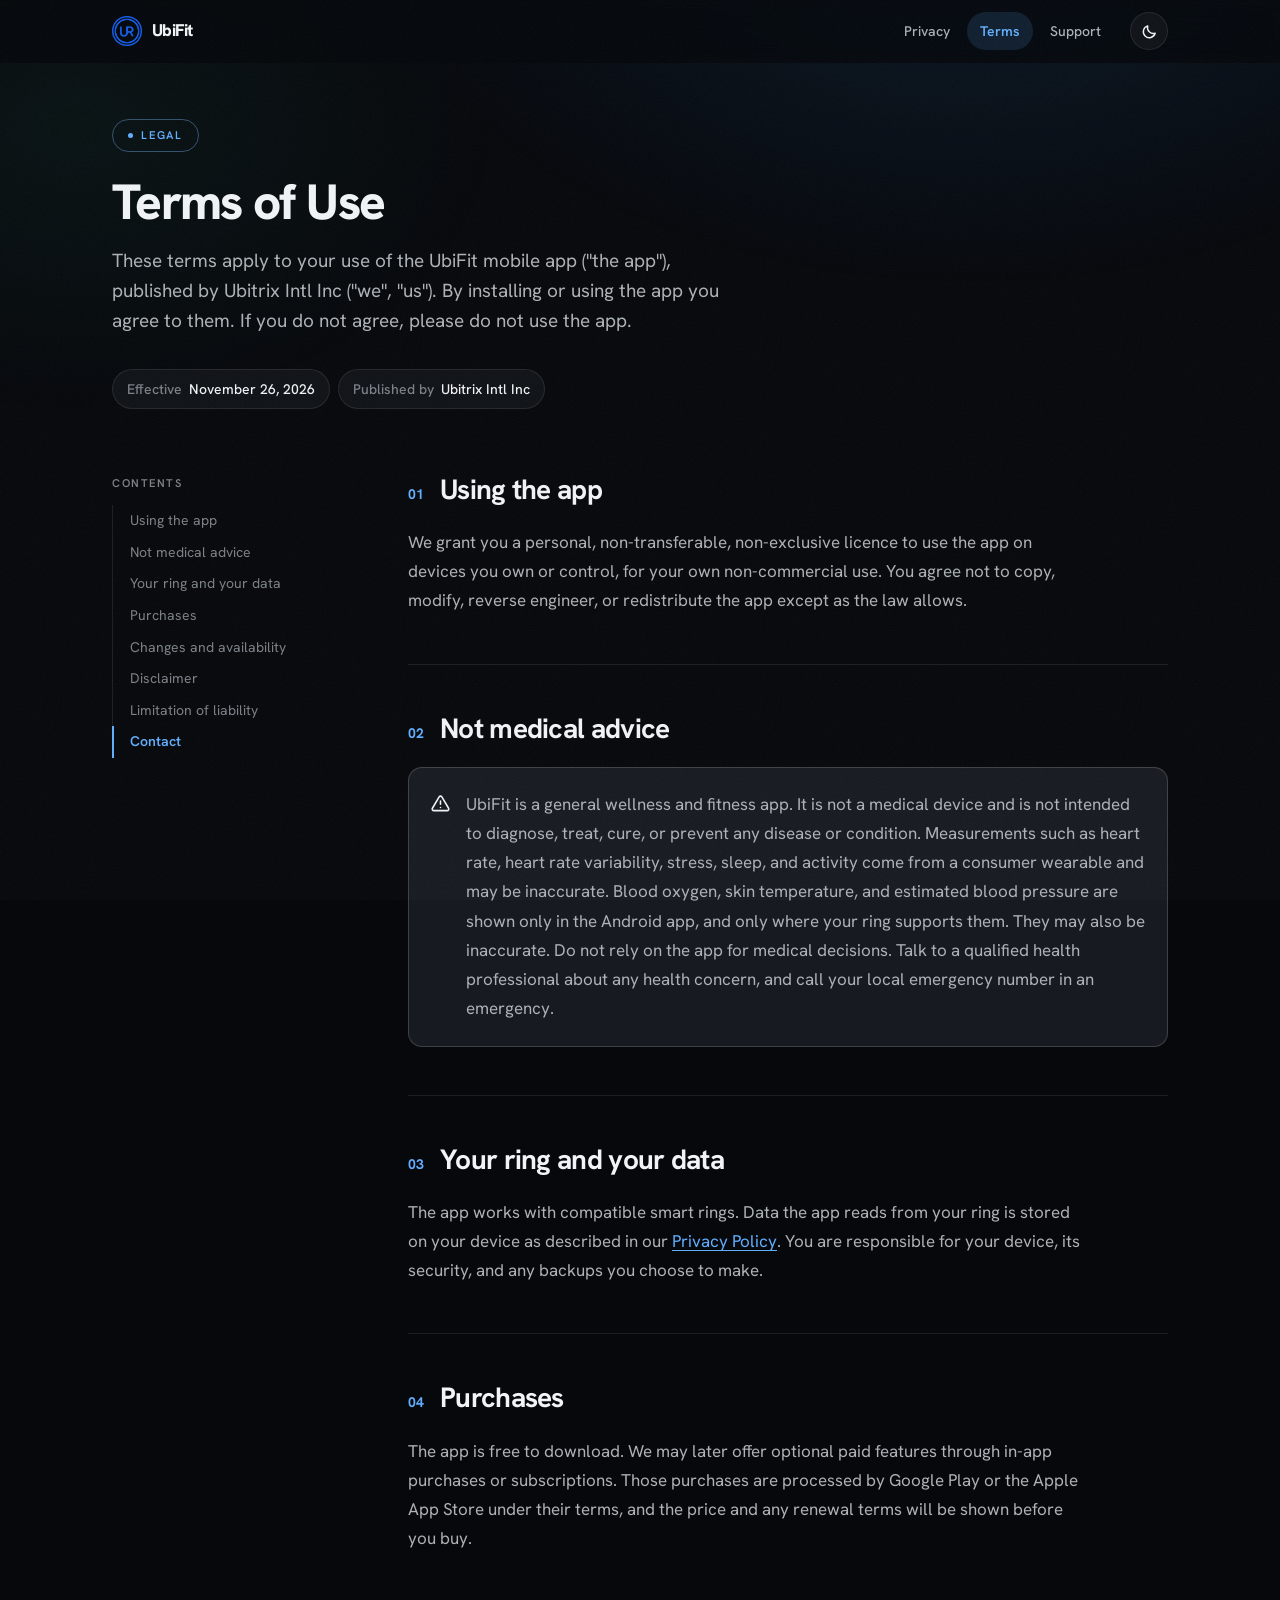
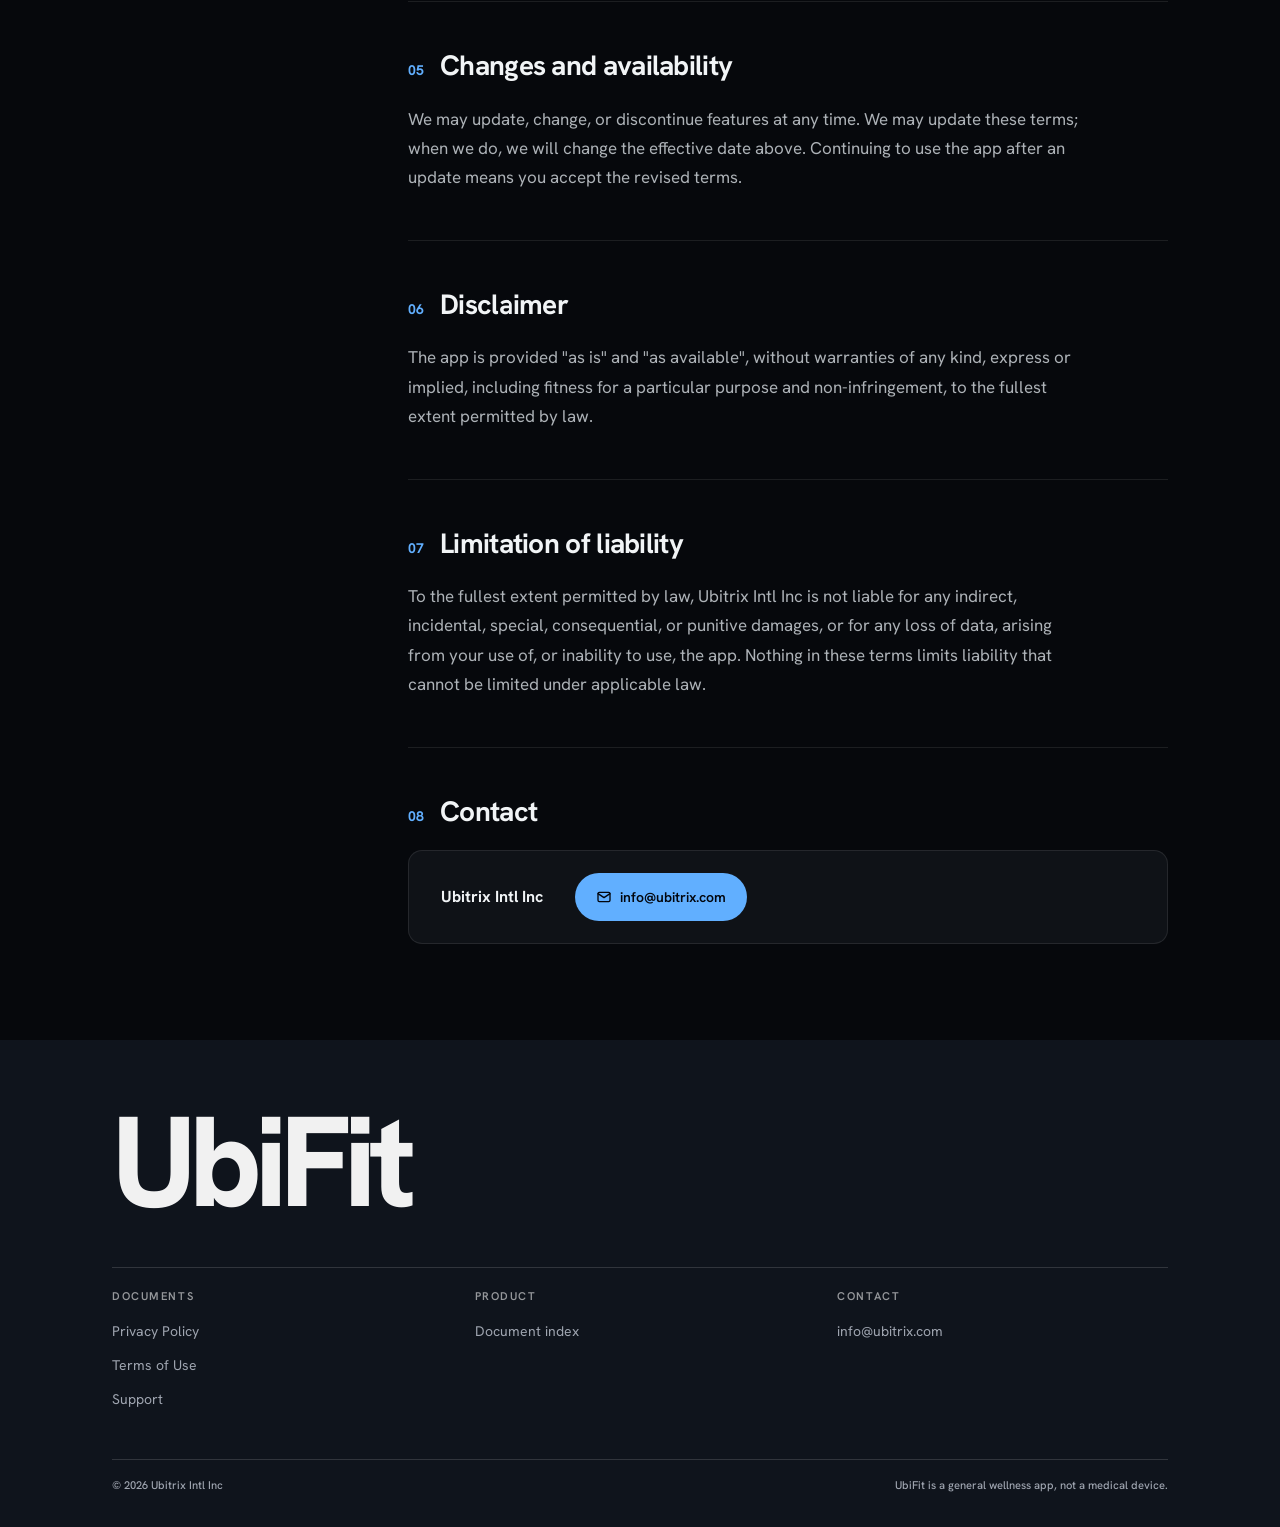
<file: terms/index.html>
<!doctype html>
<html lang="en" data-theme="dark">
<head>
  <meta charset="utf-8">
  <meta name="viewport" content="width=device-width, initial-scale=1">
  <title>Terms of Use · UbiFit</title>
  <meta name="description" content="Terms of Use for the UbiFit app by Ubitrix Intl Inc.">
  <link rel="icon" type="image/png" href="../assets/logo-icon.png">

  <script>
    (function () {
      document.documentElement.classList.add("js");
      try {
        var stored = localStorage.getItem("ubiring-theme-v2");
        var theme = stored === "light" || stored === "dark" ? stored : "dark";
        document.documentElement.setAttribute("data-theme", theme);
      } catch (e) {
        document.documentElement.setAttribute("data-theme", "dark");
      }
    })();
  </script>

  <link rel="preconnect" href="https://fonts.googleapis.com">
  <link rel="preconnect" href="https://fonts.gstatic.com" crossorigin>
  <link rel="stylesheet" href="https://fonts.googleapis.com/css2?family=Hanken+Grotesk:wght@400;500;600;700;800&display=swap">
  <link rel="stylesheet" href="../assets/site.css">
  <script defer src="../assets/site.js"></script>
</head>
<body>
  <a class="skip-link" href="#main">Skip to content</a>
  <div class="ambient" aria-hidden="true"></div>
  <div class="grain" aria-hidden="true"></div>
  <div class="scroll-progress" data-progress aria-hidden="true"></div>

  <header class="site-header" data-header>
    <div class="wrap site-header__row">
      <a class="brand" href="../">
        <img src="../assets/logo-icon.png" alt="" width="30" height="30">
        <span>UbiFit</span>
      </a>
      <nav class="site-nav" aria-label="Documents">
        <a href="../privacy/">Privacy</a>
        <a href="../terms/" aria-current="page">Terms</a>
        <a href="../support/">Support</a>
      </nav>
      <button class="theme-toggle" type="button" data-theme-toggle aria-pressed="false" aria-label="Switch to light theme">
        <span class="theme-toggle__icon" aria-hidden="true">
          <svg class="theme-toggle__sun" viewBox="0 0 24 24" fill="none" stroke="currentColor" stroke-width="2" stroke-linecap="round"><circle cx="12" cy="12" r="4.5"/><path d="M12 2v2M12 20v2M2 12h2M20 12h2M4.9 4.9l1.4 1.4M17.7 17.7l1.4 1.4M19.1 4.9l-1.4 1.4M6.3 17.7l-1.4 1.4"/></svg>
          <svg class="theme-toggle__moon" viewBox="0 0 24 24" fill="none" stroke="currentColor" stroke-width="2" stroke-linecap="round" stroke-linejoin="round"><path d="M20 14.5A8.5 8.5 0 0 1 9.5 4a8.5 8.5 0 1 0 10.5 10.5z"/></svg>
        </span>
      </button>
    </div>
  </header>

  <main id="main">
    <div class="wrap">

      <div class="doc-hero">
        <p class="doc-hero__badge settle" style="--i:0">Legal</p>
        <h1 class="doc-hero__title settle" style="--i:1">Terms of Use</h1>
        <p class="doc-hero__lede settle" style="--i:2">These terms apply to your use of the UbiFit mobile app ("the app"), published by Ubitrix Intl Inc ("we", "us"). By installing or using the app you agree to them. If you do not agree, please do not use the app.</p>
        <ul class="doc-meta settle" style="--i:3">
          <li><b>Effective</b> November 26, 2026</li>
          <li><b>Published by</b> Ubitrix Intl Inc</li>
        </ul>
      </div>

      <div class="doc">
        <nav class="toc toc--desktop" data-toc aria-labelledby="toc-title-d">
          <p class="toc__title" id="toc-title-d">Contents</p>
          <ul class="toc__list">
            <li><a href="#using">Using the app</a></li>
            <li><a href="#medical">Not medical advice</a></li>
            <li><a href="#your-data">Your ring and your data</a></li>
            <li><a href="#purchases">Purchases</a></li>
            <li><a href="#changes">Changes and availability</a></li>
            <li><a href="#disclaimer">Disclaimer</a></li>
            <li><a href="#liability">Limitation of liability</a></li>
            <li><a href="#contact">Contact</a></li>
          </ul>
        </nav>

        <details class="toc toc--mobile" data-toc>
          <summary>Contents</summary>
          <ul class="toc__list">
            <li><a href="#using">Using the app</a></li>
            <li><a href="#medical">Not medical advice</a></li>
            <li><a href="#your-data">Your ring and your data</a></li>
            <li><a href="#purchases">Purchases</a></li>
            <li><a href="#changes">Changes and availability</a></li>
            <li><a href="#disclaimer">Disclaimer</a></li>
            <li><a href="#liability">Limitation of liability</a></li>
            <li><a href="#contact">Contact</a></li>
          </ul>
        </details>

        <div class="doc__body">

          <section class="sec" id="using">
            <div class="sec__head">
              <span class="sec__num" aria-hidden="true">01</span>
              <h2 class="sec__title">Using the app<a class="sec__anchor" href="#using" aria-label="Link to this section"><svg viewBox="0 0 24 24" width="16" height="16" fill="none" stroke="currentColor" stroke-width="2" stroke-linecap="round" stroke-linejoin="round"><path d="M10 13a5 5 0 0 0 7.5.5l3-3a5 5 0 0 0-7-7l-1.7 1.7"/><path d="M14 11a5 5 0 0 0-7.5-.5l-3 3a5 5 0 0 0 7 7l1.7-1.7"/></svg></a></h2>
            </div>
            <p>We grant you a personal, non-transferable, non-exclusive licence to use the app on devices you own or control, for your own non-commercial use. You agree not to copy, modify, reverse engineer, or redistribute the app except as the law allows.</p>
          </section>

          <section class="sec" id="medical">
            <div class="sec__head">
              <span class="sec__num" aria-hidden="true">02</span>
              <h2 class="sec__title">Not medical advice<a class="sec__anchor" href="#medical" aria-label="Link to this section"><svg viewBox="0 0 24 24" width="16" height="16" fill="none" stroke="currentColor" stroke-width="2" stroke-linecap="round" stroke-linejoin="round"><path d="M10 13a5 5 0 0 0 7.5.5l3-3a5 5 0 0 0-7-7l-1.7 1.7"/><path d="M14 11a5 5 0 0 0-7.5-.5l-3 3a5 5 0 0 0 7 7l1.7-1.7"/></svg></a></h2>
            </div>
            <div class="callout">
              <svg viewBox="0 0 24 24" fill="none" stroke="currentColor" stroke-width="2" stroke-linecap="round" stroke-linejoin="round" aria-hidden="true"><path d="M10.3 3.6 1.8 18a2 2 0 0 0 1.7 3h17a2 2 0 0 0 1.7-3L13.7 3.6a2 2 0 0 0-3.4 0z"/><path d="M12 9v4M12 17h.01"/></svg>
              <p>UbiFit is a general wellness and fitness app. It is not a medical device and is not intended to diagnose, treat, cure, or prevent any disease or condition. Measurements such as heart rate, heart rate variability, stress, sleep, and activity come from a consumer wearable and may be inaccurate. Blood oxygen, skin temperature, and estimated blood pressure are shown only in the Android app, and only where your ring supports them. They may also be inaccurate. Do not rely on the app for medical decisions. Talk to a qualified health professional about any health concern, and call your local emergency number in an emergency.</p>
            </div>
          </section>

          <section class="sec" id="your-data">
            <div class="sec__head">
              <span class="sec__num" aria-hidden="true">03</span>
              <h2 class="sec__title">Your ring and your data<a class="sec__anchor" href="#your-data" aria-label="Link to this section"><svg viewBox="0 0 24 24" width="16" height="16" fill="none" stroke="currentColor" stroke-width="2" stroke-linecap="round" stroke-linejoin="round"><path d="M10 13a5 5 0 0 0 7.5.5l3-3a5 5 0 0 0-7-7l-1.7 1.7"/><path d="M14 11a5 5 0 0 0-7.5-.5l-3 3a5 5 0 0 0 7 7l1.7-1.7"/></svg></a></h2>
            </div>
            <p>The app works with compatible smart rings. Data the app reads from your ring is stored on your device as described in our <a href="../privacy/">Privacy Policy</a>. You are responsible for your device, its security, and any backups you choose to make.</p>
          </section>

          <section class="sec" id="purchases">
            <div class="sec__head">
              <span class="sec__num" aria-hidden="true">04</span>
              <h2 class="sec__title">Purchases<a class="sec__anchor" href="#purchases" aria-label="Link to this section"><svg viewBox="0 0 24 24" width="16" height="16" fill="none" stroke="currentColor" stroke-width="2" stroke-linecap="round" stroke-linejoin="round"><path d="M10 13a5 5 0 0 0 7.5.5l3-3a5 5 0 0 0-7-7l-1.7 1.7"/><path d="M14 11a5 5 0 0 0-7.5-.5l-3 3a5 5 0 0 0 7 7l1.7-1.7"/></svg></a></h2>
            </div>
            <p>The app is free to download. We may later offer optional paid features through in-app purchases or subscriptions. Those purchases are processed by Google Play or the Apple App Store under their terms, and the price and any renewal terms will be shown before you buy.</p>
          </section>

          <section class="sec" id="changes">
            <div class="sec__head">
              <span class="sec__num" aria-hidden="true">05</span>
              <h2 class="sec__title">Changes and availability<a class="sec__anchor" href="#changes" aria-label="Link to this section"><svg viewBox="0 0 24 24" width="16" height="16" fill="none" stroke="currentColor" stroke-width="2" stroke-linecap="round" stroke-linejoin="round"><path d="M10 13a5 5 0 0 0 7.5.5l3-3a5 5 0 0 0-7-7l-1.7 1.7"/><path d="M14 11a5 5 0 0 0-7.5-.5l-3 3a5 5 0 0 0 7 7l1.7-1.7"/></svg></a></h2>
            </div>
            <p>We may update, change, or discontinue features at any time. We may update these terms; when we do, we will change the effective date above. Continuing to use the app after an update means you accept the revised terms.</p>
          </section>

          <section class="sec" id="disclaimer">
            <div class="sec__head">
              <span class="sec__num" aria-hidden="true">06</span>
              <h2 class="sec__title">Disclaimer<a class="sec__anchor" href="#disclaimer" aria-label="Link to this section"><svg viewBox="0 0 24 24" width="16" height="16" fill="none" stroke="currentColor" stroke-width="2" stroke-linecap="round" stroke-linejoin="round"><path d="M10 13a5 5 0 0 0 7.5.5l3-3a5 5 0 0 0-7-7l-1.7 1.7"/><path d="M14 11a5 5 0 0 0-7.5-.5l-3 3a5 5 0 0 0 7 7l1.7-1.7"/></svg></a></h2>
            </div>
            <p>The app is provided "as is" and "as available", without warranties of any kind, express or implied, including fitness for a particular purpose and non-infringement, to the fullest extent permitted by law.</p>
          </section>

          <section class="sec" id="liability">
            <div class="sec__head">
              <span class="sec__num" aria-hidden="true">07</span>
              <h2 class="sec__title">Limitation of liability<a class="sec__anchor" href="#liability" aria-label="Link to this section"><svg viewBox="0 0 24 24" width="16" height="16" fill="none" stroke="currentColor" stroke-width="2" stroke-linecap="round" stroke-linejoin="round"><path d="M10 13a5 5 0 0 0 7.5.5l3-3a5 5 0 0 0-7-7l-1.7 1.7"/><path d="M14 11a5 5 0 0 0-7.5-.5l-3 3a5 5 0 0 0 7 7l1.7-1.7"/></svg></a></h2>
            </div>
            <p>To the fullest extent permitted by law, Ubitrix Intl Inc is not liable for any indirect, incidental, special, consequential, or punitive damages, or for any loss of data, arising from your use of, or inability to use, the app. Nothing in these terms limits liability that cannot be limited under applicable law.</p>
          </section>

          <section class="sec" id="contact">
            <div class="sec__head">
              <span class="sec__num" aria-hidden="true">08</span>
              <h2 class="sec__title">Contact<a class="sec__anchor" href="#contact" aria-label="Link to this section"><svg viewBox="0 0 24 24" width="16" height="16" fill="none" stroke="currentColor" stroke-width="2" stroke-linecap="round" stroke-linejoin="round"><path d="M10 13a5 5 0 0 0 7.5.5l3-3a5 5 0 0 0-7-7l-1.7 1.7"/><path d="M14 11a5 5 0 0 0-7.5-.5l-3 3a5 5 0 0 0 7 7l1.7-1.7"/></svg></a></h2>
            </div>
            <div class="contact">
              <span class="contact__who">Ubitrix Intl Inc</span>
              <a class="btn" href="mailto:info@ubitrix.com">
                <svg viewBox="0 0 24 24" fill="none" stroke="currentColor" stroke-width="2" stroke-linecap="round" stroke-linejoin="round" aria-hidden="true"><rect x="3" y="5" width="18" height="14" rx="2"/><path d="m3 7 9 6 9-6"/></svg>
                info@ubitrix.com
              </a>
            </div>
          </section>

        </div>
      </div>
    </div>
  </main>

  <footer class="site-footer">
    <div class="wrap">
      <p class="site-footer__wordmark">UbiFit</p>
      <div class="site-footer__cols">
        <div class="site-footer__col">
          <h2>Documents</h2>
          <ul>
            <li><a href="../privacy/">Privacy Policy</a></li>
            <li><a href="../terms/">Terms of Use</a></li>
            <li><a href="../support/">Support</a></li>
          </ul>
        </div>
        <div class="site-footer__col">
          <h2>Product</h2>
          <ul>
            <li><a href="../">Document index</a></li>
          </ul>
        </div>
        <div class="site-footer__col">
          <h2>Contact</h2>
          <ul>
            <li><a href="mailto:info@ubitrix.com">info@ubitrix.com</a></li>
          </ul>
        </div>
      </div>
      <div class="site-footer__bottom">
        <span>© 2026 Ubitrix Intl Inc</span>
        <span>UbiFit is a general wellness app, not a medical device.</span>
      </div>
    </div>
  </footer>

  <button class="to-top" type="button" data-to-top aria-label="Back to top">
    <svg viewBox="0 0 24 24" fill="none" stroke="currentColor" stroke-width="2" stroke-linecap="round" stroke-linejoin="round" aria-hidden="true"><path d="M12 19V5M5 12l7-7 7 7"/></svg>
  </button>
</body>
</html>
</file>
<file: assets/site.css>
/* ============================================================
   UbiFit legal & support pages.

   The token block below is lifted from the ubifit.net landing
   stylesheet (ring-web/public/css/styles.css) so the two
   properties read as one brand: obsidian stage, Hanken Grotesk,
   one cool accent, hairline borders, light theme as an opt-in.

   What is NOT lifted is the landing page's type scale. A policy
   is read, not scanned past: the display sizes come down, the
   measure is capped, and the vertical rhythm is looser.
   ============================================================ */

/* -- Tokens ------------------------------------------------- */

:root {
  color-scheme: dark;

  /* Obsidian stage — near-black with the faintest cool cast. */
  --bg: oklch(0.135 0.010 260);
  --surface: oklch(0.180 0.012 260);
  --surface-2: oklch(0.220 0.014 260);
  --ink: oklch(0.965 0.004 250);
  --ink-2: oklch(0.760 0.010 252);
  --ink-3: oklch(0.600 0.012 252);
  --border: oklch(1 0 0 / 0.09);
  --border-strong: oklch(1 0 0 / 0.17);

  --accent: oklch(0.74 0.145 252);
  --accent-press: oklch(0.80 0.115 252);
  --accent-soft: oklch(0.74 0.145 252 / 0.13);
  --accent-line: oklch(0.74 0.145 252 / 0.32);
  --accent-ink: oklch(0.12 0.02 252);

  /* The footer stage stays dark in BOTH themes, so its foreground
     tokens are declared once and re-declared in the light block. */
  --stage: oklch(0.190 0.018 262);
  --stage-fg: oklch(0.97 0.006 264);
  --stage-mute: oklch(0.72 0.018 264);
  --stage-border: oklch(1 0 0 / 0.14);

  --font-display: "Hanken Grotesk", system-ui, -apple-system, "Segoe UI", sans-serif;
  --font-body: "Hanken Grotesk", system-ui, -apple-system, "Segoe UI", sans-serif;

  --t-xs: 0.7rem;
  --t-sm: 0.875rem;
  --t-base: 1rem;
  --t-md: 1.0625rem;
  --t-lg: 1.375rem;
  --t-xl: 1.75rem;
  --t-2xl: clamp(2.1rem, 5vw, 3.1rem);

  --s-1: 4px;
  --s-2: 8px;
  --s-3: 12px;
  --s-4: 16px;
  --s-5: 22px;
  --s-6: 32px;
  --s-7: 48px;
  --s-8: 64px;
  --s-9: 96px;

  --r-sm: 6px;
  --r-md: 14px;
  --r-lg: 22px;
  --r-pill: 9999px;

  --ease: cubic-bezier(0.16, 1, 0.3, 1);
  --d-fast: 200ms;
  --d-base: 380ms;

  --measure: 68ch;
  --container: 1100px;
  --rail: 232px;

  --shadow-1: 0 1px 0 oklch(0 0 0 / 0.25), 0 14px 40px -10px oklch(0 0 0 / 0.55);

  --bloom-1: oklch(0.45 0.11 252 / 0.20);
  --bloom-2: oklch(0.52 0.09 170 / 0.09);
}

[data-theme="light"] {
  color-scheme: light;

  --bg: oklch(0.965 0.006 250);
  --surface: oklch(0.995 0.002 250);
  --surface-2: oklch(0.925 0.010 250);
  --ink: oklch(0.18 0.030 252);
  --ink-2: oklch(0.42 0.020 252);
  --ink-3: oklch(0.50 0.018 252);
  --border: oklch(0 0 0 / 0.10);
  --border-strong: oklch(0 0 0 / 0.20);

  --accent: oklch(0.55 0.20 252);
  --accent-press: oklch(0.46 0.22 252);
  --accent-soft: oklch(0.55 0.20 252 / 0.09);
  --accent-line: oklch(0.55 0.20 252 / 0.28);
  --accent-ink: oklch(0.99 0.005 252);

  --stage: oklch(0.235 0.030 262);
  --stage-fg: oklch(0.97 0.006 264);
  --stage-mute: oklch(0.72 0.018 264);
  --stage-border: oklch(1 0 0 / 0.14);

  --shadow-1: 0 1px 0 oklch(0.18 0.045 252 / 0.04),
    0 10px 30px -10px oklch(0.18 0.045 252 / 0.12);

  --bloom-1: oklch(0.64 0.14 252 / 0.13);
  --bloom-2: oklch(0.72 0.09 205 / 0.08);
}

/* A policy has to stay legible on a browser that cannot parse
   oklch, where an unparsed colour falls back to inherit and the
   page can go ink-on-ink. These approximations only ever apply
   there. */
@supports not (color: oklch(0.5 0.1 250)) {
  :root {
    --bg: #0d0f13;
    --surface: #15181d;
    --surface-2: #1c2027;
    --ink: #f2f4f6;
    --ink-2: #b0b6bd;
    --ink-3: #7f858d;
    --border: rgba(255, 255, 255, 0.09);
    --border-strong: rgba(255, 255, 255, 0.17);
    --accent: #5aa6f2;
    --accent-press: #8cc0f7;
    --accent-soft: rgba(90, 166, 242, 0.13);
    --accent-line: rgba(90, 166, 242, 0.32);
    --accent-ink: #0b1620;
    --stage: #15191f;
    --stage-fg: #f5f7f9;
    --stage-mute: #a8b0ba;
  }
  [data-theme="light"] {
    --bg: #f3f4f6;
    --surface: #ffffff;
    --surface-2: #e7e9ed;
    --ink: #161c27;
    --ink-2: #566070;
    --ink-3: #6a7382;
    --border: rgba(0, 0, 0, 0.1);
    --border-strong: rgba(0, 0, 0, 0.2);
    --accent: #1366d6;
    --accent-press: #0b4fae;
    --accent-soft: rgba(19, 102, 214, 0.09);
    --accent-line: rgba(19, 102, 214, 0.28);
    --accent-ink: #ffffff;
  }
}

/* -- Base --------------------------------------------------- */

*,
*::before,
*::after {
  box-sizing: border-box;
}

html {
  -webkit-text-size-adjust: 100%;
  scroll-behavior: smooth;
  /* Clears the fixed header when an anchor is jumped to. */
  scroll-padding-top: 92px;
}

body {
  margin: 0;
  background: var(--bg);
  color: var(--ink-2);
  font-family: var(--font-body);
  font-size: var(--t-md);
  line-height: 1.72;
  font-weight: 400;
  -webkit-font-smoothing: antialiased;
  text-rendering: optimizeLegibility;
  overflow-x: hidden;
}

h1,
h2,
h3,
h4 {
  font-family: var(--font-display);
  font-weight: 700;
  color: var(--ink);
  letter-spacing: -0.025em;
  line-height: 1.12;
  margin: 0;
  text-wrap: balance;
}

p {
  margin: 0 0 var(--s-4);
  max-width: var(--measure);
}

a {
  color: var(--accent);
  text-decoration-thickness: 1px;
  text-underline-offset: 3px;
  transition: color var(--d-fast) var(--ease);
}

a:hover {
  color: var(--accent-press);
}

strong {
  color: var(--ink);
  font-weight: 600;
}

em {
  font-style: normal;
  color: var(--ink);
  font-weight: 500;
}

:focus-visible {
  outline: 2px solid var(--accent);
  outline-offset: 3px;
  border-radius: var(--r-sm);
}

.wrap {
  width: 100%;
  max-width: var(--container);
  margin-inline: auto;
  padding-inline: var(--s-5);
}

.sr-only {
  position: absolute;
  width: 1px;
  height: 1px;
  padding: 0;
  margin: -1px;
  overflow: hidden;
  clip-path: inset(50%);
  white-space: nowrap;
  border: 0;
}

.skip-link {
  position: absolute;
  left: 50%;
  top: 8px;
  transform: translate(-50%, -200%);
  z-index: 200;
  padding: 10px 18px;
  border-radius: var(--r-pill);
  background: var(--accent);
  color: var(--accent-ink);
  font-size: var(--t-sm);
  font-weight: 600;
  text-decoration: none;
  transition: transform var(--d-fast) var(--ease);
}

.skip-link:focus-visible {
  transform: translate(-50%, 0);
  color: var(--accent-ink);
}

/* -- Ambient layers ---------------------------------------- */

/* One cool bloom plus a whisper of the ring's biosensor green,
   fixed behind everything. Carries the landing page's depth
   without costing a single request. */
.ambient {
  position: fixed;
  inset: 0;
  z-index: -1;
  pointer-events: none;
  background:
    radial-gradient(60rem 36rem at 76% -8%, var(--bloom-1), transparent 62%),
    radial-gradient(44rem 30rem at 6% 14%, var(--bloom-2), transparent 60%);
}

.grain {
  position: fixed;
  inset: 0;
  z-index: 105;
  pointer-events: none;
  opacity: 0.045;
  background-image: url("data:image/svg+xml,%3Csvg xmlns='http://www.w3.org/2000/svg' width='180' height='180'%3E%3Cfilter id='n'%3E%3CfeTurbulence type='fractalNoise' baseFrequency='0.82' numOctaves='2' stitchTiles='stitch'/%3E%3CfeColorMatrix type='saturate' values='0'/%3E%3C/filter%3E%3Crect width='100%25' height='100%25' filter='url(%23n)'/%3E%3C/svg%3E");
  background-size: 180px 180px;
}

.scroll-progress {
  position: fixed;
  top: 0;
  left: 0;
  height: 2px;
  width: 100%;
  transform: scaleX(var(--progress, 0));
  transform-origin: left;
  background: linear-gradient(90deg, var(--accent), color-mix(in oklab, var(--accent) 60%, var(--bg)));
  z-index: 100;
  pointer-events: none;
  transition: transform 80ms linear;
}

/* -- Header ------------------------------------------------- */

.site-header {
  position: fixed;
  inset: 0 0 auto 0;
  z-index: 90;
  padding-block: var(--s-3);
  background: color-mix(in oklab, var(--bg) 82%, transparent);
  -webkit-backdrop-filter: saturate(150%) blur(14px);
  backdrop-filter: saturate(150%) blur(14px);
  border-bottom: 1px solid transparent;
  transition: border-color var(--d-base) var(--ease),
    padding-block var(--d-base) var(--ease);
}

.site-header.is-scrolled {
  padding-block: var(--s-2);
  border-bottom-color: var(--border);
}

.site-header__row {
  display: flex;
  align-items: center;
  gap: var(--s-4);
}

.brand {
  display: inline-flex;
  align-items: center;
  gap: 10px;
  margin-right: auto;
  color: var(--ink);
  text-decoration: none;
  font-family: var(--font-display);
  font-weight: 800;
  font-size: 1.0625rem;
  letter-spacing: -0.03em;
}

.brand img {
  width: 30px;
  height: 30px;
  display: block;
}

.site-nav {
  display: flex;
  align-items: center;
  gap: var(--s-1);
}

.site-nav a {
  padding: 7px 13px;
  border-radius: var(--r-pill);
  color: var(--ink-2);
  font-size: var(--t-sm);
  font-weight: 500;
  text-decoration: none;
  transition: color var(--d-fast) var(--ease),
    background-color var(--d-fast) var(--ease);
}

.site-nav a:hover {
  color: var(--ink);
  background: var(--surface);
}

.site-nav a[aria-current="page"] {
  color: var(--accent);
  background: var(--accent-soft);
  font-weight: 600;
}

.theme-toggle {
  width: 38px;
  height: 38px;
  flex: none;
  display: inline-flex;
  align-items: center;
  justify-content: center;
  padding: 0;
  border-radius: var(--r-pill);
  color: var(--ink);
  background: var(--surface);
  border: 1px solid var(--border);
  cursor: pointer;
  transition: background-color var(--d-fast) var(--ease),
    border-color var(--d-fast) var(--ease),
    color var(--d-fast) var(--ease),
    transform var(--d-fast) var(--ease);
}

.theme-toggle:hover {
  background: var(--accent-soft);
  border-color: var(--accent);
  color: var(--accent);
}

.theme-toggle:active {
  transform: scale(0.92);
}

.theme-toggle__icon {
  position: relative;
  width: 17px;
  height: 17px;
}

.theme-toggle__sun,
.theme-toggle__moon {
  position: absolute;
  inset: 0;
  width: 100%;
  height: 100%;
  transition: transform var(--d-base) var(--ease), opacity var(--d-base) var(--ease);
}

.theme-toggle__sun {
  opacity: 0;
  transform: rotate(-70deg) scale(0.5);
}

[data-theme="light"] .theme-toggle__sun {
  opacity: 1;
  transform: none;
}

[data-theme="light"] .theme-toggle__moon {
  opacity: 0;
  transform: rotate(70deg) scale(0.5);
}

/* -- Document hero ------------------------------------------ */

.doc-hero {
  padding-top: calc(var(--s-9) + var(--s-5));
  padding-bottom: var(--s-7);
}

.doc-hero__badge {
  display: inline-flex;
  align-items: center;
  gap: 8px;
  padding: 6px 15px;
  margin-bottom: var(--s-5);
  border-radius: var(--r-pill);
  border: 1px solid color-mix(in oklab, var(--accent) 32%, var(--border));
  color: var(--accent);
  font-size: var(--t-xs);
  font-weight: 600;
  letter-spacing: 0.16em;
  text-transform: uppercase;
}

.doc-hero__badge::before {
  content: "";
  width: 5px;
  height: 5px;
  border-radius: 50%;
  background: var(--accent);
}

.doc-hero__title {
  font-size: var(--t-2xl);
  letter-spacing: -0.035em;
  font-weight: 800;
  max-width: 18ch;
}

.doc-hero__lede {
  margin-top: var(--s-4);
  max-width: 58ch;
  font-size: 1.1875rem;
  line-height: 1.6;
  color: var(--ink-2);
}

/* Effective date and publisher, as discrete facts rather than a
   run-on line — they are looked up individually. */
.doc-meta {
  display: flex;
  flex-wrap: wrap;
  gap: var(--s-2);
  margin-top: var(--s-6);
  padding: 0;
  list-style: none;
}

.doc-meta li {
  display: inline-flex;
  align-items: baseline;
  gap: 7px;
  padding: 7px 14px;
  border-radius: var(--r-pill);
  border: 1px solid var(--border);
  background: var(--surface);
  font-size: var(--t-sm);
  color: var(--ink);
  font-weight: 500;
}

.doc-meta b {
  font-weight: 500;
  color: var(--ink-3);
}

/* -- At a glance -------------------------------------------- */

/* The one loud element on the page. Someone opening a privacy
   policy usually wants four facts; this gives them those four
   before the prose starts, and the prose then backs each up. */
.glance {
  position: relative;
  margin-bottom: var(--s-8);
  padding: var(--s-6);
  border-radius: var(--r-lg);
  border: 1px solid var(--accent-line);
  background:
    linear-gradient(180deg, var(--accent-soft), transparent 70%),
    var(--surface);
  box-shadow: var(--shadow-1);
}

.glance__title {
  font-size: var(--t-lg);
  margin-bottom: var(--s-2);
}

.glance__lede {
  margin: 0;
  max-width: 62ch;
  color: var(--ink-2);
}

.glance__grid {
  display: grid;
  grid-template-columns: repeat(auto-fit, minmax(190px, 1fr));
  gap: var(--s-2);
  margin: var(--s-5) 0 0;
  padding: var(--s-5) 0 0;
  border-top: 1px solid var(--border);
  list-style: none;
}

.glance__item {
  display: flex;
  gap: var(--s-3);
  align-items: flex-start;
}

.glance__ic {
  flex: none;
  width: 34px;
  height: 34px;
  display: grid;
  place-items: center;
  border-radius: 10px;
  background: var(--accent-soft);
  color: var(--accent);
}

.glance__ic svg {
  width: 17px;
  height: 17px;
}

.glance__k {
  display: block;
  color: var(--ink);
  font-weight: 600;
  font-size: var(--t-base);
  line-height: 1.35;
}

.glance__v {
  display: block;
  color: var(--ink-3);
  font-size: var(--t-sm);
  line-height: 1.5;
}

/* -- Document layout ---------------------------------------- */

.doc {
  display: grid;
  grid-template-columns: var(--rail) minmax(0, 1fr);
  gap: var(--s-8);
  align-items: start;
  padding-bottom: var(--s-9);
}

.doc__body > :first-child {
  margin-top: 0;
}

/* -- Contents rail ------------------------------------------ */

.toc {
  position: sticky;
  top: 104px;
  max-height: calc(100vh - 132px);
  overflow-y: auto;
  overscroll-behavior: contain;
}

.toc__title {
  font-family: var(--font-body);
  font-size: var(--t-xs);
  font-weight: 600;
  letter-spacing: 0.14em;
  text-transform: uppercase;
  color: var(--ink-3);
  margin-bottom: var(--s-3);
}

.toc__list {
  list-style: none;
  margin: 0;
  padding: 0;
  border-left: 1px solid var(--border);
}

.toc__list a {
  display: block;
  padding: 6px 0 6px var(--s-4);
  margin-left: -1px;
  border-left: 2px solid transparent;
  color: var(--ink-3);
  font-size: var(--t-sm);
  line-height: 1.4;
  text-decoration: none;
  transition: color var(--d-fast) var(--ease),
    border-color var(--d-fast) var(--ease);
}

.toc__list a:hover {
  color: var(--ink);
}

.toc__list a.is-active {
  color: var(--accent);
  border-left-color: var(--accent);
  font-weight: 600;
}

/* Mobile: the rail becomes a disclosure directly under the hero. */
.toc--mobile {
  display: none;
  margin-bottom: var(--s-6);
  border: 1px solid var(--border);
  border-radius: var(--r-md);
  background: var(--surface);
}

.toc--mobile > summary {
  display: flex;
  align-items: center;
  justify-content: space-between;
  gap: var(--s-3);
  padding: var(--s-4) var(--s-5);
  cursor: pointer;
  color: var(--ink);
  font-weight: 600;
  font-size: var(--t-sm);
  list-style: none;
}

.toc--mobile > summary::-webkit-details-marker {
  display: none;
}

.toc--mobile > summary::after {
  content: "";
  flex: none;
  width: 9px;
  height: 9px;
  border-right: 2px solid currentColor;
  border-bottom: 2px solid currentColor;
  transform: rotate(45deg) translate(-2px, -2px);
  transition: transform var(--d-fast) var(--ease);
}

.toc--mobile[open] > summary::after {
  transform: rotate(-135deg) translate(-2px, -2px);
}

.toc--mobile .toc__list {
  padding: 0 var(--s-5) var(--s-4);
  border-left: 0;
}

.toc--mobile .toc__list a {
  border-left: 0;
  padding-left: 0;
  margin-left: 0;
}

/* -- Sections ----------------------------------------------- */

.sec {
  padding-top: var(--s-7);
  margin-top: var(--s-7);
  border-top: 1px solid var(--border);
}

.sec:first-child {
  padding-top: 0;
  margin-top: 0;
  border-top: 0;
}

.sec__head {
  display: flex;
  align-items: baseline;
  gap: var(--s-4);
  margin-bottom: var(--s-5);
}

/* Legal sections get cited by number, so the marker is a
   reference, not an ornament. */
.sec__num {
  flex: none;
  font-family: var(--font-display);
  font-weight: 700;
  font-size: var(--t-sm);
  font-variant-numeric: tabular-nums;
  color: var(--accent);
  padding-top: 2px;
}

.sec__title {
  font-size: var(--t-xl);
  font-weight: 700;
  scroll-margin-top: 100px;
}

/* Anchor handle: invisible until the heading is hovered or it is
   focused, so a reader can lift a link to one clause. */
.sec__anchor {
  margin-left: 10px;
  color: var(--ink-3);
  text-decoration: none;
  opacity: 0;
  transition: opacity var(--d-fast) var(--ease), color var(--d-fast) var(--ease);
}

.sec__head:hover .sec__anchor,
.sec__anchor:focus-visible {
  opacity: 1;
}

.sec__anchor:hover {
  color: var(--accent);
}

.sec h3 {
  font-size: var(--t-base);
  font-weight: 600;
  margin: var(--s-6) 0 var(--s-2);
}

.sec ul {
  margin: 0 0 var(--s-4);
  padding: 0;
  max-width: var(--measure);
  list-style: none;
}

.sec ul li {
  position: relative;
  padding-left: var(--s-5);
  margin-bottom: var(--s-3);
}

.sec ul li::before {
  content: "";
  position: absolute;
  left: 2px;
  top: 0.72em;
  width: 5px;
  height: 5px;
  border-radius: 50%;
  background: var(--accent);
  opacity: 0.75;
}

.sec ul li:last-child {
  margin-bottom: 0;
}

/* -- Definition rows (replaces the data tables) -------------- */

/* The old markup was a borderless <table> with a <th>/<td> pair
   per row, which collapses badly under 480px. These are the same
   pairs as a grid that stacks instead of squeezing. */
.defs {
  margin: var(--s-5) 0;
  border: 1px solid var(--border);
  border-radius: var(--r-md);
  background: var(--surface);
  overflow: hidden;
}

.defs__row {
  display: grid;
  grid-template-columns: minmax(0, 0.42fr) minmax(0, 1fr);
  gap: var(--s-5);
  padding: var(--s-5);
  border-top: 1px solid var(--border);
}

.defs__row:first-child {
  border-top: 0;
}

.defs__k {
  color: var(--ink);
  font-weight: 600;
  font-size: var(--t-base);
  line-height: 1.45;
  display: flex;
  align-items: flex-start;
  gap: var(--s-3);
}

.defs__k svg {
  flex: none;
  width: 17px;
  height: 17px;
  margin-top: 4px;
  color: var(--accent);
}

.defs__v {
  margin: 0;
  max-width: none;
  color: var(--ink-2);
  font-size: var(--t-base);
  line-height: 1.62;
}

/* -- Callout ------------------------------------------------ */

.callout {
  display: flex;
  gap: var(--s-4);
  margin: var(--s-5) 0;
  padding: var(--s-5);
  border-radius: var(--r-md);
  border: 1px solid var(--border-strong);
  background: var(--surface-2);
}

.callout svg {
  flex: none;
  width: 19px;
  height: 19px;
  margin-top: 4px;
  color: var(--ink);
}

.callout p {
  margin: 0;
  max-width: none;
  color: var(--ink-2);
}

.callout p + p {
  margin-top: var(--s-3);
}

/* -- Contact block ------------------------------------------ */

.contact {
  display: flex;
  flex-wrap: wrap;
  align-items: center;
  gap: var(--s-4) var(--s-6);
  margin-top: var(--s-5);
  padding: var(--s-5) var(--s-6);
  border-radius: var(--r-md);
  border: 1px solid var(--border);
  background: var(--surface);
}

.contact__who {
  font-family: var(--font-display);
  font-weight: 700;
  font-size: var(--t-base);
  color: var(--ink);
}

.btn {
  display: inline-flex;
  align-items: center;
  gap: var(--s-2);
  padding: 11px 20px;
  border-radius: var(--r-pill);
  border: 1px solid transparent;
  background: var(--accent);
  color: var(--accent-ink);
  font-family: var(--font-display);
  font-weight: 600;
  font-size: var(--t-sm);
  text-decoration: none;
  cursor: pointer;
  transition: background-color var(--d-fast) var(--ease),
    transform var(--d-fast) var(--ease);
}

.btn:hover {
  background: var(--accent-press);
  color: var(--accent-ink);
}

.btn:active {
  transform: scale(0.97);
}

.btn svg {
  width: 16px;
  height: 16px;
}

.btn--ghost {
  background: transparent;
  border-color: var(--border-strong);
  color: var(--ink);
}

.btn--ghost:hover {
  background: var(--surface-2);
  border-color: var(--accent);
  color: var(--ink);
}

/* -- Home: document cards ----------------------------------- */

.home {
  padding-bottom: var(--s-9);
}

.doc-cards {
  display: grid;
  grid-template-columns: repeat(auto-fit, minmax(240px, 1fr));
  gap: var(--s-3);
  margin: var(--s-7) 0 0;
  padding: 0;
  list-style: none;
}

.doc-card {
  display: flex;
  flex-direction: column;
  gap: var(--s-3);
  height: 100%;
  padding: var(--s-6);
  border-radius: var(--r-md);
  border: 1px solid var(--border);
  background: var(--surface);
  color: var(--ink);
  text-decoration: none;
  transition: border-color var(--d-fast) var(--ease),
    background-color var(--d-fast) var(--ease),
    transform var(--d-fast) var(--ease);
}

.doc-card:hover {
  border-color: var(--accent);
  background: var(--surface-2);
  color: var(--ink);
  transform: translateY(-2px);
}

.doc-card__ic {
  width: 38px;
  height: 38px;
  display: grid;
  place-items: center;
  border-radius: 11px;
  background: var(--accent-soft);
  color: var(--accent);
}

.doc-card__ic svg {
  width: 19px;
  height: 19px;
}

.doc-card__t {
  font-family: var(--font-display);
  font-weight: 700;
  font-size: var(--t-base);
  letter-spacing: -0.02em;
}

.doc-card__d {
  color: var(--ink-3);
  font-size: var(--t-sm);
  line-height: 1.55;
  margin-top: auto;
}

/* -- Support: question accordions --------------------------- */

.faq {
  margin: var(--s-5) 0 0;
  border: 1px solid var(--border);
  border-radius: var(--r-md);
  background: var(--surface);
  overflow: hidden;
}

.faq__item {
  border-top: 1px solid var(--border);
}

.faq__item:first-child {
  border-top: 0;
}

.faq__q {
  display: flex;
  align-items: center;
  justify-content: space-between;
  gap: var(--s-4);
  padding: var(--s-5);
  cursor: pointer;
  list-style: none;
  font-family: var(--font-display);
  font-weight: 600;
  font-size: var(--t-base);
  color: var(--ink);
  transition: background-color var(--d-fast) var(--ease);
}

.faq__q::-webkit-details-marker {
  display: none;
}

.faq__q:hover {
  background: var(--surface-2);
}

.faq__q::after {
  content: "";
  flex: none;
  width: 10px;
  height: 10px;
  border-right: 2px solid var(--ink-3);
  border-bottom: 2px solid var(--ink-3);
  transform: rotate(45deg) translate(-2px, -2px);
  transition: transform var(--d-fast) var(--ease);
}

.faq__item[open] > .faq__q::after {
  transform: rotate(-135deg) translate(-2px, -2px);
  border-color: var(--accent);
}

.faq__a {
  padding: 0 var(--s-5) var(--s-5);
}

.faq__a > :last-child {
  margin-bottom: 0;
}

/* -- Footer ------------------------------------------------- */

/* The landing page's oversized wordmark, kept at the same weight
   and tracking. It is the second and last loud moment. */
.site-footer {
  padding-block: var(--s-8) var(--s-6);
  background: var(--stage);
  color: var(--stage-mute);
  overflow: hidden;
}

.site-footer a {
  color: inherit;
  text-decoration: none;
}

.site-footer a:hover {
  color: var(--accent);
}

.site-footer__wordmark {
  font-family: var(--font-display);
  font-weight: 800;
  font-size: clamp(3.25rem, 13vw, 8rem);
  letter-spacing: -0.055em;
  line-height: 0.9;
  color: oklch(1 0 0 / 0.94);
}

.site-footer__cols {
  margin-top: var(--s-7);
  display: grid;
  grid-template-columns: repeat(auto-fit, minmax(170px, 1fr));
  gap: var(--s-6);
  padding-top: var(--s-5);
  border-top: 1px solid var(--stage-border);
}

.site-footer__col h2 {
  font-family: var(--font-body);
  font-size: var(--t-xs);
  font-weight: 600;
  letter-spacing: 0.14em;
  text-transform: uppercase;
  color: oklch(1 0 0 / 0.56);
  margin-bottom: var(--s-4);
}

.site-footer__col ul {
  list-style: none;
  padding: 0;
  margin: 0;
  display: grid;
  gap: 10px;
}

.site-footer__col li {
  font-size: var(--t-sm);
}

.site-footer__bottom {
  margin-top: var(--s-7);
  padding-top: var(--s-4);
  border-top: 1px solid var(--stage-border);
  display: flex;
  flex-wrap: wrap;
  justify-content: space-between;
  gap: var(--s-3);
  font-size: var(--t-xs);
  font-weight: 500;
}

/* The 404 footer has no wordmark or columns above it, so the
   bottom row is the whole footer and needs no rule of its own. */
.site-footer__bottom--bare {
  margin-top: 0;
  padding-top: 0;
  border-top: 0;
}

/* -- Back to top -------------------------------------------- */

.to-top {
  position: fixed;
  right: var(--s-5);
  bottom: var(--s-5);
  z-index: 95;
  width: 42px;
  height: 42px;
  display: grid;
  place-items: center;
  padding: 0;
  border-radius: var(--r-pill);
  border: 1px solid var(--border-strong);
  background: color-mix(in oklab, var(--surface) 88%, transparent);
  -webkit-backdrop-filter: blur(10px);
  backdrop-filter: blur(10px);
  color: var(--ink);
  cursor: pointer;
  opacity: 0;
  visibility: hidden;
  transform: translateY(8px);
  transition: opacity var(--d-base) var(--ease),
    transform var(--d-base) var(--ease),
    visibility var(--d-base) var(--ease),
    border-color var(--d-fast) var(--ease);
}

.to-top.is-visible {
  opacity: 1;
  visibility: visible;
  transform: none;
}

.to-top:hover {
  border-color: var(--accent);
  color: var(--accent);
}

.to-top svg {
  width: 17px;
  height: 17px;
}

/* -- Not found ---------------------------------------------- */

.notfound {
  min-height: 70vh;
  display: flex;
  flex-direction: column;
  justify-content: center;
  padding-block: var(--s-9);
}

.notfound__code {
  font-family: var(--font-display);
  font-weight: 800;
  font-size: clamp(4rem, 16vw, 9rem);
  line-height: 0.85;
  letter-spacing: -0.06em;
  color: var(--accent);
}

.notfound__links {
  display: flex;
  flex-wrap: wrap;
  gap: var(--s-3);
  margin-top: var(--s-6);
}

/* -- Page-load settle --------------------------------------- */

/* One orchestrated entrance on load, nothing on scroll. The
   no-JS render is already visible; the `js` class opts in. */
/* The element's RESTING state is its natural one — visible. The
   animation only supplies a `from`, with `backwards` fill so the
   offset also applies during the stagger delay.

   Written this way round on purpose: an `opacity: 0` base that
   relies on an animation finishing leaves the document blank if
   that animation never runs, and animations are throttled in
   background tabs. A policy must never be hidden behind motion. */
.js .settle {
  animation: settle 0.7s var(--ease) backwards;
  animation-delay: calc(var(--i, 0) * 80ms);
}

@keyframes settle {
  from {
    opacity: 0;
    transform: translateY(14px);
  }
}

/* -- Responsive --------------------------------------------- */

@media (max-width: 900px) {
  .doc {
    grid-template-columns: minmax(0, 1fr);
    gap: 0;
  }

  .toc--desktop {
    display: none;
  }

  /* The element carries both .toc and .toc--mobile so the print
     rule still catches it, which means it also inherits the
     rail's sticky positioning and scroll box. A disclosure sheet
     in the flow wants none of that. */
  .toc--mobile {
    display: block;
    position: static;
    max-height: none;
    overflow: visible;
  }
}

@media (max-width: 620px) {
  :root {
    --s-9: 72px;
  }

  .wrap {
    padding-inline: var(--s-4);
  }

  .site-nav a {
    padding: 7px 9px;
  }

  .brand span {
    display: none;
  }

  .doc-hero__title {
    max-width: none;
  }

  .glance {
    padding: var(--s-5);
  }

  .defs__row {
    grid-template-columns: minmax(0, 1fr);
    gap: var(--s-2);
  }

  .sec__head {
    gap: var(--s-3);
  }

  /* The anchor handle has no hover on touch, so it stays hidden. */
  .sec__anchor {
    display: none;
  }

  .contact {
    flex-direction: column;
    align-items: flex-start;
  }
}

/* -- Motion & print ----------------------------------------- */

@media (prefers-reduced-motion: reduce) {
  html {
    scroll-behavior: auto;
  }

  *,
  *::before,
  *::after {
    animation-duration: 0.01ms !important;
    animation-iteration-count: 1 !important;
    transition-duration: 0.01ms !important;
  }

  .js .settle {
    animation: none;
  }
}

/* People print policies. This one prints as a document: no
   chrome, no stage, black on white, links spelled out. */
@media print {
  :root {
    --bg: #fff;
    --surface: #fff;
    --surface-2: #fff;
    --ink: #000;
    --ink-2: #1a1a1a;
    --ink-3: #444;
    --border: #cfcfcf;
    --border-strong: #9a9a9a;
    --accent: #000;
    --accent-soft: transparent;
    --accent-line: #9a9a9a;
  }

  .site-header,
  .grain,
  .ambient,
  .scroll-progress,
  .to-top,
  .toc,
  .site-footer__wordmark,
  .theme-toggle {
    display: none !important;
  }

  body {
    background: #fff;
    color: #000;
    font-size: 11pt;
    line-height: 1.5;
  }

  .doc-hero {
    padding-top: 0;
  }

  .doc {
    display: block;
  }

  .glance,
  .defs,
  .callout,
  .contact,
  .faq {
    box-shadow: none;
    break-inside: avoid;
  }

  .sec {
    break-inside: avoid-page;
  }

  /* A printed policy must carry every answer, including the
     questions the reader left collapsed. The first rule beats
     Chrome and Safari's UA rule for a closed <details>; the
     second handles engines that hide it with content-visibility
     instead. */
  .faq__a {
    display: block !important;
  }

  details {
    content-visibility: visible !important;
  }

  a[href^="http"]::after,
  a[href^="mailto"]::after {
    content: " (" attr(href) ")";
    font-size: 9pt;
    color: #444;
  }

  .site-footer {
    background: #fff;
    color: #000;
    border-top: 1px solid #cfcfcf;
  }
}
</file>
